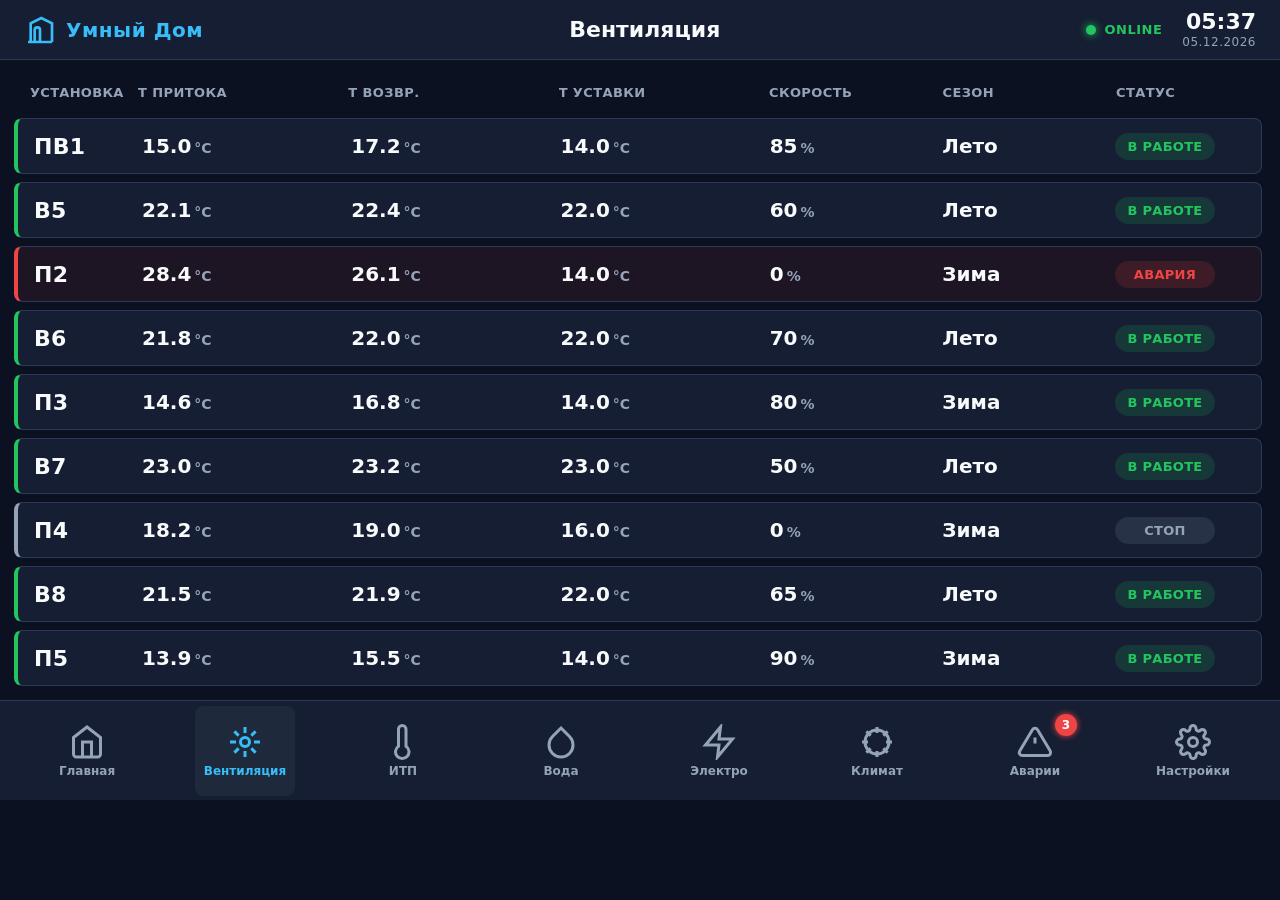
<file: index.html>
<!DOCTYPE html>
<html lang="ru">
<head>
    <meta charset="UTF-8">
    <meta name="viewport" content="width=1280, height=800, initial-scale=1.0, user-scalable=no">
    <title>BMS Panel — Управление инженерными системами</title>
    <link rel="stylesheet" href="styles.css">
</head>
<body>
    <div id="app">
        <header class="panel-header">
            <div class="header-left">
                <div class="logo">
                    <svg viewBox="0 0 24 24" width="32" height="32" fill="none" stroke="currentColor" stroke-width="2"><path d="M3 21h18M5 21V7l8-4 8 4v14M8 21v-9a2 2 0 0 1 4 0v9"/></svg>
                    <span>Умный Дом</span>
                </div>
            </div>
            <div class="header-center">
                <h1 id="screen-title">Вентиляция</h1>
            </div>
            <div class="header-right">
                <div class="status-badge" id="conn-status">
                    <span class="dot online"></span> ONLINE
                </div>
                <div class="datetime">
                    <div id="clock">12:00</div>
                    <div id="date">01.01.2025</div>
                </div>
            </div>
        </header>

        <main id="main-content" class="main-content"></main>

        <nav class="bottom-nav" id="bottom-nav">
            <button class="nav-btn" data-screen="dashboard">
                <svg viewBox="0 0 24 24" width="36" height="36" fill="none" stroke="currentColor" stroke-width="2"><path d="M3 9l9-7 9 7v11a2 2 0 0 1-2 2H5a2 2 0 0 1-2-2z"/><polyline points="9 22 9 12 15 12 15 22"/></svg>
                <span>Главная</span>
            </button>
            <button class="nav-btn active" data-screen="ventilation">
                <svg viewBox="0 0 24 24" width="36" height="36" fill="none" stroke="currentColor" stroke-width="2"><circle cx="12" cy="12" r="3"/><path d="M12 2v4M12 18v4M4.93 4.93l2.83 2.83M16.24 16.24l2.83 2.83M2 12h4M18 12h4M4.93 19.07l2.83-2.83M16.24 7.76l2.83-2.83"/></svg>
                <span>Вентиляция</span>
            </button>
            <button class="nav-btn" data-screen="itp">
                <svg viewBox="0 0 24 24" width="36" height="36" fill="none" stroke="currentColor" stroke-width="2"><path d="M14 14.76V3.5a2.5 2.5 0 0 0-5 0v11.26a4.5 4.5 0 1 0 5 0z"/></svg>
                <span>ИТП</span>
            </button>
            <button class="nav-btn" data-screen="water">
                <svg viewBox="0 0 24 24" width="36" height="36" fill="none" stroke="currentColor" stroke-width="2"><path d="M12 2.69l5.66 5.66a8 8 0 1 1-11.31 0z"/></svg>
                <span>Вода</span>
            </button>
            <button class="nav-btn" data-screen="electric">
                <svg viewBox="0 0 24 24" width="36" height="36" fill="none" stroke="currentColor" stroke-width="2"><polygon points="13 2 3 14 12 14 11 22 21 10 12 10 13 2"/></svg>
                <span>Электро</span>
            </button>
            <button class="nav-btn" data-screen="climate">
                <svg viewBox="0 0 24 24" width="36" height="36" fill="none" stroke="currentColor" stroke-width="2"><path d="M12 2v4M12 18v4M4.93 4.93l2.83 2.83M16.24 16.24l2.83 2.83M2 12h4M18 12h4M4.93 19.07l2.83-2.83M16.24 7.76l2.83-2.83"/><path d="M20 12a8 8 0 1 1-16 0 8 8 0 0 1 16 0z"/></svg>
                <span>Климат</span>
            </button>
            <button class="nav-btn" data-screen="alarms">
                <svg viewBox="0 0 24 24" width="36" height="36" fill="none" stroke="currentColor" stroke-width="2"><path d="M10.29 3.86L1.82 18a2 2 0 0 0 1.71 3h16.94a2 2 0 0 0 1.71-3L13.71 3.86a2 2 0 0 0-3.42 0z"/><line x1="12" y1="9" x2="12" y2="13"/><line x1="12" y1="17" x2="12.01" y2="17"/></svg>
                <span>Аварии</span>
                <span class="alarm-badge" id="nav-alarm-badge">0</span>
            </button>
            <button class="nav-btn" data-screen="settings">
                <svg viewBox="0 0 24 24" width="36" height="36" fill="none" stroke="currentColor" stroke-width="2"><circle cx="12" cy="12" r="3"/><path d="M19.4 15a1.65 1.65 0 0 0 .33 1.82l.06.06a2 2 0 0 1 0 2.83 2 2 0 0 1-2.83 0l-.06-.06a1.65 1.65 0 0 0-1.82-.33 1.65 1.65 0 0 0-1 1.51V21a2 2 0 0 1-2 2 2 2 0 0 1-2-2v-.09A1.65 1.65 0 0 0 9 19.4a1.65 1.65 0 0 0-1.82.33l-.06.06a2 2 0 0 1-2.83 0 2 2 0 0 1 0-2.83l.06-.06a1.65 1.65 0 0 0 .33-1.82 1.65 1.65 0 0 0-1.51-1H3a2 2 0 0 1-2-2 2 2 0 0 1 2-2h.09A1.65 1.65 0 0 0 4.6 9a1.65 1.65 0 0 0-.33-1.82l-.06-.06a2 2 0 0 1 0-2.83 2 2 0 0 1 2.83 0l.06.06a1.65 1.65 0 0 0 1.82.33H9a1.65 1.65 0 0 0 1-1.51V3a2 2 0 0 1 2-2 2 2 0 0 1 2 2v.09a1.65 1.65 0 0 0 1 1.51 1.65 1.65 0 0 0 1.82-.33l.06-.06a2 2 0 0 1 2.83 0 2 2 0 0 1 0 2.83l-.06.06a1.65 1.65 0 0 0-.33 1.82V9a1.65 1.65 0 0 0 1.51 1H21a2 2 0 0 1 2 2 2 2 0 0 1-2 2h-.09a1.65 1.65 0 0 0-1.51 1z"/></svg>
                <span>Настройки</span>
            </button>
        </nav>
    </div>

    <script src="app.js"></script>
</body>
</html>
</file>
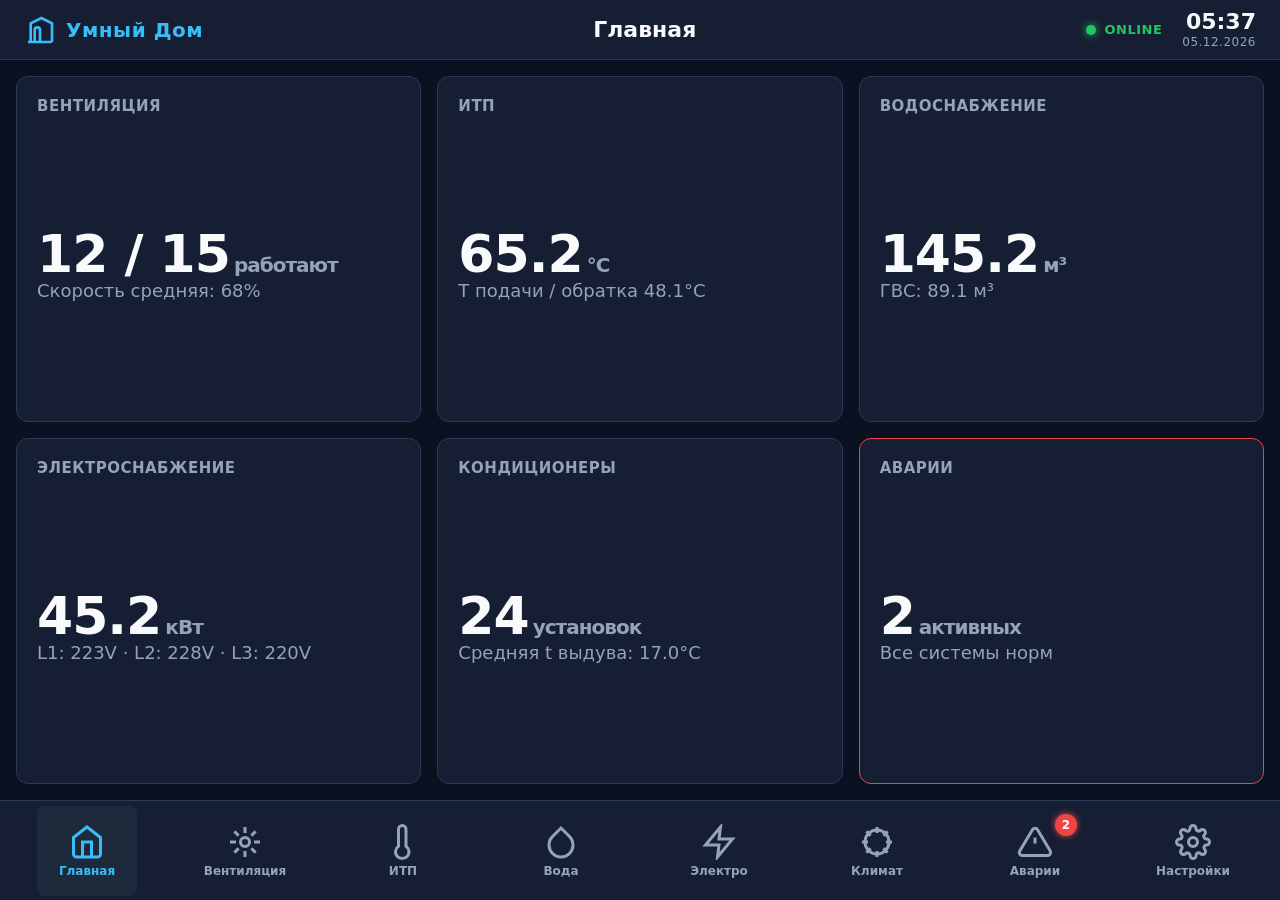
<file: ExampleKiMi/index.html>
<!DOCTYPE html>
<html lang="ru">
<head>
    <meta charset="UTF-8">
    <meta name="viewport" content="width=device-width, initial-scale=1.0, user-scalable=no">
    <title>BMS Panel — Управление инженерными системами</title>
    <link rel="stylesheet" href="styles.css">
</head>
<body>
    <div id="app">
        <header class="panel-header">
            <div class="header-left">
                <div class="logo">
                    <svg viewBox="0 0 24 24" width="32" height="32" fill="none" stroke="currentColor" stroke-width="2"><path d="M3 21h18M5 21V7l8-4 8 4v14M8 21v-9a2 2 0 0 1 4 0v9"/></svg>
                    <span>Умный Дом</span>
                </div>
            </div>
            <div class="header-center">
                <h1 id="screen-title">Главная</h1>
            </div>
            <div class="header-right">
                <div class="status-badge" id="conn-status">
                    <span class="dot online"></span> ONLINE
                </div>
                <div class="datetime">
                    <div id="clock">12:00</div>
                    <div id="date">01.01.2025</div>
                </div>
            </div>
        </header>

        <main id="main-content" class="main-content"></main>

        <nav class="bottom-nav" id="bottom-nav">
            <button class="nav-btn active" data-screen="dashboard">
                <svg viewBox="0 0 24 24" width="36" height="36" fill="none" stroke="currentColor" stroke-width="2"><path d="M3 9l9-7 9 7v11a2 2 0 0 1-2 2H5a2 2 0 0 1-2-2z"/><polyline points="9 22 9 12 15 12 15 22"/></svg>
                <span>Главная</span>
            </button>
            <button class="nav-btn" data-screen="ventilation">
                <svg viewBox="0 0 24 24" width="36" height="36" fill="none" stroke="currentColor" stroke-width="2"><circle cx="12" cy="12" r="3"/><path d="M12 2v4M12 18v4M4.93 4.93l2.83 2.83M16.24 16.24l2.83 2.83M2 12h4M18 12h4M4.93 19.07l2.83-2.83M16.24 7.76l2.83-2.83"/></svg>
                <span>Вентиляция</span>
            </button>
            <button class="nav-btn" data-screen="itp">
                <svg viewBox="0 0 24 24" width="36" height="36" fill="none" stroke="currentColor" stroke-width="2"><path d="M14 14.76V3.5a2.5 2.5 0 0 0-5 0v11.26a4.5 4.5 0 1 0 5 0z"/></svg>
                <span>ИТП</span>
            </button>
            <button class="nav-btn" data-screen="water">
                <svg viewBox="0 0 24 24" width="36" height="36" fill="none" stroke="currentColor" stroke-width="2"><path d="M12 2.69l5.66 5.66a8 8 0 1 1-11.31 0z"/></svg>
                <span>Вода</span>
            </button>
            <button class="nav-btn" data-screen="electric">
                <svg viewBox="0 0 24 24" width="36" height="36" fill="none" stroke="currentColor" stroke-width="2"><polygon points="13 2 3 14 12 14 11 22 21 10 12 10 13 2"/></svg>
                <span>Электро</span>
            </button>
            <button class="nav-btn" data-screen="climate">
                <svg viewBox="0 0 24 24" width="36" height="36" fill="none" stroke="currentColor" stroke-width="2"><path d="M12 2v4M12 18v4M4.93 4.93l2.83 2.83M16.24 16.24l2.83 2.83M2 12h4M18 12h4M4.93 19.07l2.83-2.83M16.24 7.76l2.83-2.83"/><path d="M20 12a8 8 0 1 1-16 0 8 8 0 0 1 16 0z"/></svg>
                <span>Климат</span>
            </button>
            <button class="nav-btn" data-screen="alarms">
                <svg viewBox="0 0 24 24" width="36" height="36" fill="none" stroke="currentColor" stroke-width="2"><path d="M10.29 3.86L1.82 18a2 2 0 0 0 1.71 3h16.94a2 2 0 0 0 1.71-3L13.71 3.86a2 2 0 0 0-3.42 0z"/><line x1="12" y1="9" x2="12" y2="13"/><line x1="12" y1="17" x2="12.01" y2="17"/></svg>
                <span>Аварии</span>
                <span class="alarm-badge" id="nav-alarm-badge">2</span>
            </button>
            <button class="nav-btn" data-screen="settings">
                <svg viewBox="0 0 24 24" width="36" height="36" fill="none" stroke="currentColor" stroke-width="2"><circle cx="12" cy="12" r="3"/><path d="M19.4 15a1.65 1.65 0 0 0 .33 1.82l.06.06a2 2 0 0 1 0 2.83 2 2 0 0 1-2.83 0l-.06-.06a1.65 1.65 0 0 0-1.82-.33 1.65 1.65 0 0 0-1 1.51V21a2 2 0 0 1-2 2 2 2 0 0 1-2-2v-.09A1.65 1.65 0 0 0 9 19.4a1.65 1.65 0 0 0-1.82.33l-.06.06a2 2 0 0 1-2.83 0 2 2 0 0 1 0-2.83l.06-.06a1.65 1.65 0 0 0 .33-1.82 1.65 1.65 0 0 0-1.51-1H3a2 2 0 0 1-2-2 2 2 0 0 1 2-2h.09A1.65 1.65 0 0 0 4.6 9a1.65 1.65 0 0 0-.33-1.82l-.06-.06a2 2 0 0 1 0-2.83 2 2 0 0 1 2.83 0l.06.06a1.65 1.65 0 0 0 1.82.33H9a1.65 1.65 0 0 0 1-1.51V3a2 2 0 0 1 2-2 2 2 0 0 1 2 2v.09a1.65 1.65 0 0 0 1 1.51 1.65 1.65 0 0 0 1.82-.33l.06-.06a2 2 0 0 1 2.83 0 2 2 0 0 1 0 2.83l-.06.06a1.65 1.65 0 0 0-.33 1.82V9a1.65 1.65 0 0 0 1.51 1H21a2 2 0 0 1 2 2 2 2 0 0 1-2 2h-.09a1.65 1.65 0 0 0-1.51 1z"/></svg>
                <span>Настройки</span>
            </button>
        </nav>
    </div>

    <script src="app.js"></script>
</body>
</html>
</file>
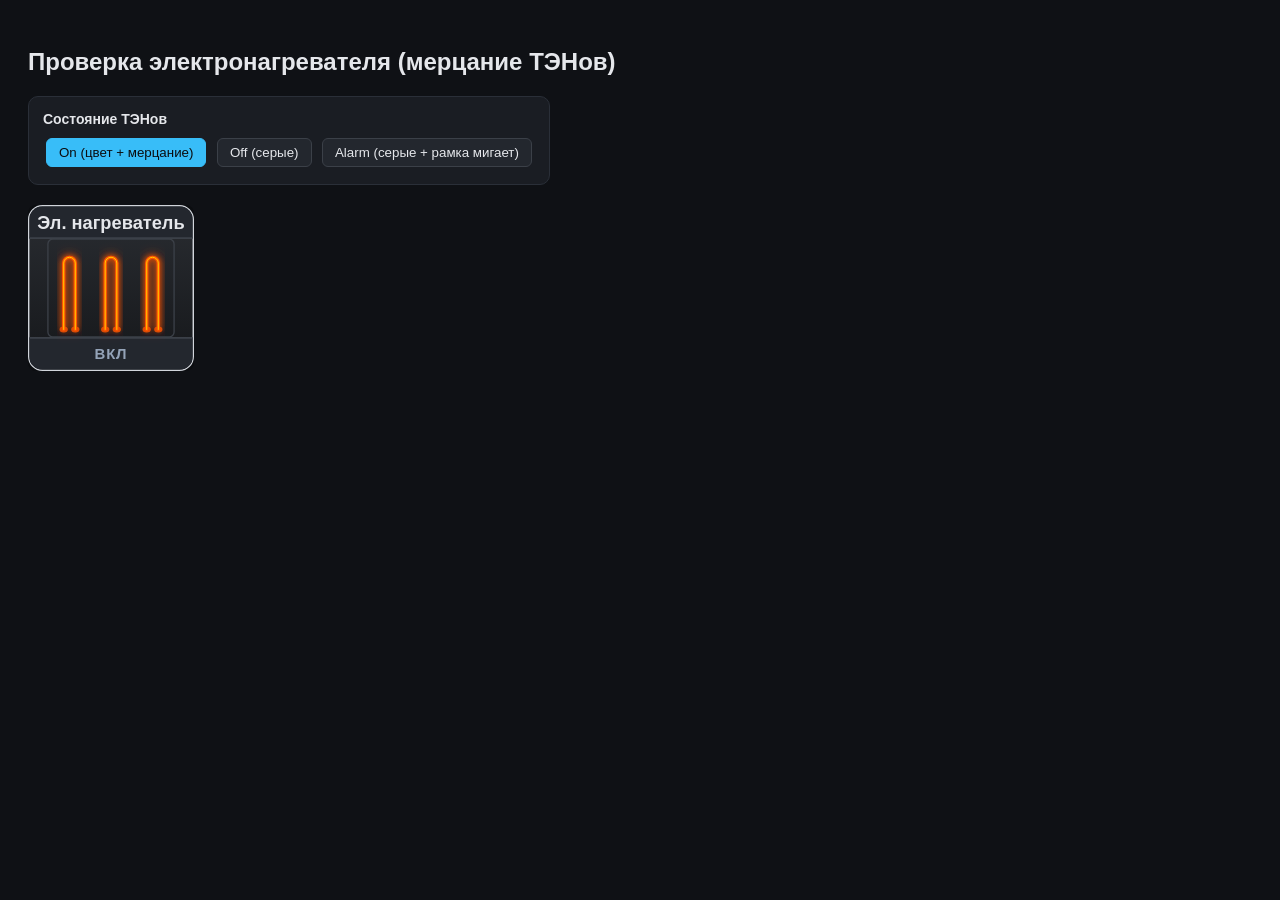
<file: SVG/Vent Elements/_test_electric_heater_scada.html>
<!DOCTYPE html>
<html lang="ru">
<head>
<meta charset="UTF-8">
<title>Test electric_heater_scada</title>
<style>
  body { background:#0f1115; color:#e5e7eb; font-family:Segoe UI,Arial,sans-serif; padding:20px; }
  .row { display:flex; gap:20px; align-items:flex-start; flex-wrap:wrap; }
  .card { background:#1a1d23; border:1px solid #2a2f38; border-radius:10px; padding:14px; }
  .card h3 { margin:0 0 8px; font-size:14px; }
  svg { width:166px; height:166px; background:#0b0d10; border-radius:8px; }
  button { margin:3px; padding:6px 12px; border-radius:6px; border:1px solid #3b4048; background:#23272e; color:#e5e7eb; cursor:pointer; }
  button.active { background:#38bdf8; color:#0b0d10; border-color:#38bdf8; }
</style>
</head>
<body>
<h2>Проверка электронагревателя (мерцание ТЭНов)</h2>
<div class="row">
  <div class="card">
    <h3>Состояние ТЭНов</h3>
    <button data-state="On" class="active">On (цвет + мерцание)</button>
    <button data-state="Off">Off (серые)</button>
    <button data-state="Alarm">Alarm (серые + рамка мигает)</button>
  </div>
</div>
<div id="stage" style="margin-top:20px;"></div>

<script>
  const svgText = `<?xml version="1.0" encoding="UTF-8"?>
<svg
  xmlns="http://www.w3.org/2000/svg"
  xmlns:xlink="http://www.w3.org/1999/xlink"
  width="166.6667"
  height="166.6667"
  viewBox="0 0 100 100"
  id="svg-electric-heater-scada">
  <defs>
    <clipPath id="ehs_tile_clip">
      <rect x="0.75" y="0.75" width="98.5" height="98.5" rx="8" ry="8"/>
    </clipPath>

    <!-- Свечение для нагревательных элементов (адаптировано под 100x100) -->
    <filter id="glow-orange" x="-50%" y="-50%" width="200%" height="200%">
      <feGaussianBlur stdDeviation="1.5" result="blur1"/>
      <feGaussianBlur stdDeviation="3" result="blur2"/>
      <feMerge>
        <feMergeNode in="blur2"/>
        <feMergeNode in="blur1"/>
        <feMergeNode in="SourceGraphic"/>
      </feMerge>
    </filter>

    <!-- Свечение для зелёного текста ВКЛ -->
    <filter id="glow-green" x="-30%" y="-30%" width="160%" height="160%">
      <feGaussianBlur stdDeviation="1" result="blur"/>
      <feMerge>
        <feMergeNode in="blur"/>
        <feMergeNode in="SourceGraphic"/>
      </feMerge>
    </filter>

    <!-- Градиент фона центральной части -->
    <linearGradient id="inner-bg" x1="0" y1="0" x2="0" y2="1">
      <stop offset="0%" stop-color="#2a2d32"/>
      <stop offset="100%" stop-color="#15171a"/>
    </linearGradient>
  </defs>

  <style type="text/css"><![CDATA[
    /* ===== Состояние ТЭНов: On / Off / Alarm ===== */
    /* On — цветной + заметное мерцание (только в этом режиме) */
    #heater_state.On .ten-glow {
      stroke: #ff5500;
      animation: heat_flicker 3.5s ease-in-out infinite;
    }
    #heater_state.On .ten-core {
      stroke: #ffcc00;
      animation: heat_flicker 3.5s ease-in-out infinite;
    }
    #heater_state.On .ten-port { fill: #ffffff; }
    /* Off — серый оттенок, без мерцания */
    #heater_state.Off .ten-glow { stroke: #6b7280; animation: none; }
    #heater_state.Off .ten-core { stroke: #9ca3af; animation: none; }
    #heater_state.Off .ten-port { fill: #9ca3af; }
    /* Alarm — серый оттенок, без мерцания, рамка мигает красным */
    #heater_state.Alarm .ten-glow { stroke: #6b7280; animation: none; }
    #heater_state.Alarm .ten-core { stroke: #9ca3af; animation: none; }
    #heater_state.Alarm .ten-port { fill: #9ca3af; }
    #electric_heater_scada.Alarm #frame_border {
      stroke: #ef4444;
      animation: alarm_blink 1s linear infinite;
    }

    /* Мягкое мерцание раскалённой нити: лёгкие неравномерные вспышки */
    @keyframes heat_flicker {
      0%, 100% { opacity: 1; }
      15%      { opacity: 0.78; }
      30%      { opacity: 0.95; }
      45%      { opacity: 0.85; }
      60%      { opacity: 1; }
      75%      { opacity: 0.72; }
      90%      { opacity: 0.92; }
    }
    @keyframes alarm_blink {
      0%, 100% { opacity: 1; }
      50%      { opacity: 0.15; }
    }
  ]]></style>

  <g id="electric_heater_scada" class="Normal">

    <!-- Рамка; внешний габарит ровно 100x100 в viewBox -->
    <rect id="frame_border"
      x="0.75" y="0.75" width="98.5" height="98.5"
      rx="8" ry="8"
      fill="none"
      stroke="#d1d5db"
      stroke-width="1.5"/>

    <g clip-path="url(#ehs_tile_clip)">

      <!-- Фон центральной части с градиентом -->
      <rect id="mid_band" x="0.75" y="0.75" width="98.5" height="98.5" fill="url(#inner-bg)"/>

      <!-- Фон заголовка (верхняя зона) -->
      <rect id="top_band" x="0.75" y="0.75" width="98.5" height="19.25" fill="#23272e"/>
      <line id="top_sep" x1="0.75" y1="20" x2="99.25" y2="20" stroke="#3b4048" stroke-width="1"/>

      <!-- Фон нижней зоны (текст состояния) -->
      <rect id="bottom_band" x="0.75" y="80" width="98.5" height="19.25" fill="#23272e"/>
      <line id="bottom_sep" x1="0.75" y1="80" x2="99.25" y2="80" stroke="#3b4048" stroke-width="1"/>

      <!-- Три нагревательных элемента (ТЭНы) - равномерно по горизонтали.
           Нарисованы напрямую (без <use>), чтобы CSS-анимация мерцания
           гарантированно работала в любом браузере. -->
      <g id="heater_state" class="On">
        <g id="heater_elements" fill="#ff5500" stroke="#ff5500" stroke-width="2">
          <!-- ТЭН 1 -->
          <g transform="translate(9,5)">
            <ellipse class="ten-port" cx="12.5" cy="70" rx="1.5" ry="0.8" fill="#ffffff" opacity="0.8"/>
            <ellipse class="ten-port" cx="19.5" cy="70" rx="1.5" ry="0.8" fill="#ffffff" opacity="0.8"/>
            <path class="ten-glow" d="M 12.5 70 L 12.5 30 A 3.5 3.5 0 0 1 19.5 30 L 19.5 70"
                  fill="none" stroke="#ff5500" stroke-width="2" stroke-linecap="round"
                  filter="url(#glow-orange)"/>
            <path class="ten-core" d="M 12.5 70 L 12.5 30 A 3.5 3.5 0 0 1 19.5 30 L 19.5 70"
                  fill="none" stroke="#ffcc00" stroke-width="0.6" stroke-linecap="round"/>
          </g>
          <!-- ТЭН 2 -->
          <g transform="translate(34,5)">
            <ellipse class="ten-port" cx="12.5" cy="70" rx="1.5" ry="0.8" fill="#ffffff" opacity="0.8"/>
            <ellipse class="ten-port" cx="19.5" cy="70" rx="1.5" ry="0.8" fill="#ffffff" opacity="0.8"/>
            <path class="ten-glow" d="M 12.5 70 L 12.5 30 A 3.5 3.5 0 0 1 19.5 30 L 19.5 70"
                  fill="none" stroke="#ff5500" stroke-width="2" stroke-linecap="round"
                  filter="url(#glow-orange)"/>
            <path class="ten-core" d="M 12.5 70 L 12.5 30 A 3.5 3.5 0 0 1 19.5 30 L 19.5 70"
                  fill="none" stroke="#ffcc00" stroke-width="0.6" stroke-linecap="round"/>
          </g>
          <!-- ТЭН 3 -->
          <g transform="translate(59,5)">
            <ellipse class="ten-port" cx="12.5" cy="70" rx="1.5" ry="0.8" fill="#ffffff" opacity="0.8"/>
            <ellipse class="ten-port" cx="19.5" cy="70" rx="1.5" ry="0.8" fill="#ffffff" opacity="0.8"/>
            <path class="ten-glow" d="M 12.5 70 L 12.5 30 A 3.5 3.5 0 0 1 19.5 30 L 19.5 70"
                  fill="none" stroke="#ff5500" stroke-width="2" stroke-linecap="round"
                  filter="url(#glow-orange)"/>
            <path class="ten-core" d="M 12.5 70 L 12.5 30 A 3.5 3.5 0 0 1 19.5 30 L 19.5 70"
                  fill="none" stroke="#ffcc00" stroke-width="0.6" stroke-linecap="round"/>
          </g>
        </g>
      </g>

      <!-- Рамочка вокруг зоны нагрева (визуально отделяет элемент) -->
      <rect x="12" y="20.5" width="76" height="59"
        fill="none" stroke="#3b4048" stroke-width="0.8" rx="3" ry="3"/>
    </g>

    <!-- Заголовок: название / параметр -->
    <text id="pos_value"
      x="50" y="14.5"
      visibility="visible"
      text-anchor="middle"
      font-family="Segoe UI, Arial, sans-serif"
      font-size="11"
      font-weight="700"
      fill="#e5e7eb">&#x42D;&#x43B;. &#x43D;&#x430;&#x433;&#x440;&#x435;&#x432;&#x430;&#x442;&#x435;&#x43B;&#x44C;</text>

    <!-- Нижняя зона: текст состояния -->
    <text id="status_text"
      x="50" y="93"
      text-anchor="middle"
      font-family="Segoe UI, Arial, sans-serif"
      font-size="9"
      font-weight="700"
      letter-spacing="0.5"
      fill="#94a3b8">&#x412;&#x41A;&#x41B;</text>
  </g>
</svg>
`;
  const stage = document.getElementById('stage');
  stage.innerHTML = svgText;
  const heaterState = document.getElementById('heater_state');
  const root = document.getElementById('electric_heater_scada');

  document.querySelectorAll('[data-state]').forEach(b => {
    b.onclick = () => {
      document.querySelectorAll('[data-state]').forEach(x => x.classList.remove('active'));
      b.classList.add('active');
      const s = b.dataset.state;
      heaterState.setAttribute('class', s);
      // Рамка мигает красным только в состоянии Alarm
      root.setAttribute('class', s === 'Alarm' ? 'Alarm' : 'Normal');
    };
  });
</script>
</body>
</html>
</file>
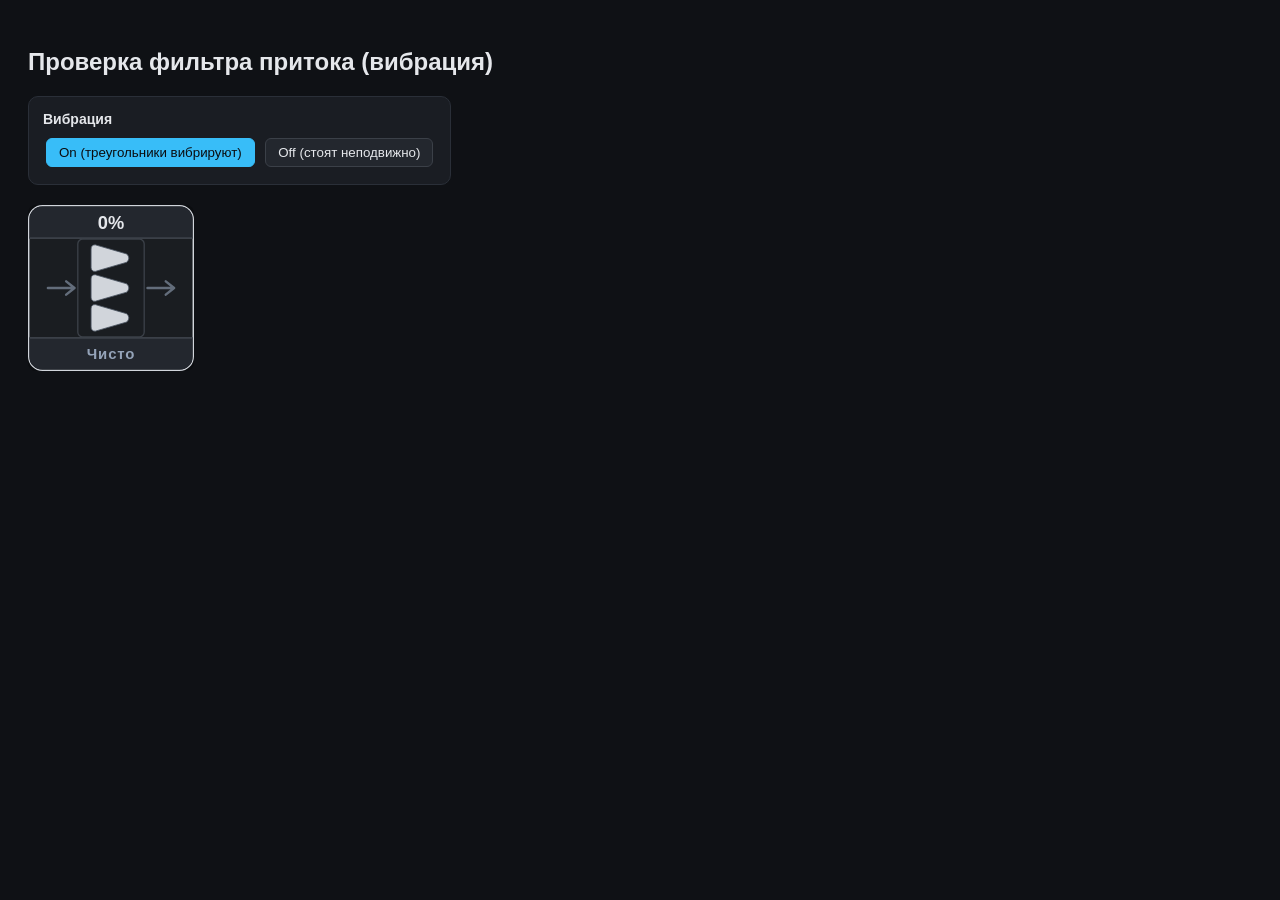
<file: SVG/Vent Elements/_test_filter_pritok_scada.html>
<!DOCTYPE html>
<html lang="ru">
<head>
<meta charset="UTF-8">
<title>Test filter_pritok_scada</title>
<style>
  body { background:#0f1115; color:#e5e7eb; font-family:Segoe UI,Arial,sans-serif; padding:20px; }
  .row { display:flex; gap:20px; align-items:flex-start; flex-wrap:wrap; }
  .card { background:#1a1d23; border:1px solid #2a2f38; border-radius:10px; padding:14px; }
  .card h3 { margin:0 0 8px; font-size:14px; }
  svg { width:166px; height:166px; background:#0b0d10; border-radius:8px; }
  button { margin:3px; padding:6px 12px; border-radius:6px; border:1px solid #3b4048; background:#23272e; color:#e5e7eb; cursor:pointer; }
  button.active { background:#38bdf8; color:#0b0d10; border-color:#38bdf8; }
</style>
</head>
<body>
<h2>Проверка фильтра притока (вибрация)</h2>
<div class="row">
  <div class="card">
    <h3>Вибрация</h3>
    <button data-vib="On" class="active">On (треугольники вибрируют)</button>
    <button data-vib="Off">Off (стоят неподвижно)</button>
  </div>
</div>
<div id="stage" style="margin-top:20px;"></div>

<script>
  const svgText = `<?xml version="1.0" encoding="UTF-8"?>
<svg
  xmlns="http://www.w3.org/2000/svg"
  xmlns:xlink="http://www.w3.org/1999/xlink"
  width="166.6667"
  height="166.6667"
  viewBox="0 0 100 100"
  id="svg-filter-pritok-scada">
  <defs>
    <clipPath id="fps_tile_clip">
      <rect x="0.75" y="0.75" width="98.5" height="98.5" rx="8" ry="8"/>
    </clipPath>

    <!-- Прототип треугольного фильтрующего элемента (увеличен в 2 раза, со скруглёнными углами).
         Центр в (0,0), основание по вертикали, вершина вправо (поток ->).
         Высота треугольника = 24, основание = 16. Радиус скругления = 2.5. -->
    <g id="filter_triangle_proto">
      <path d="M-12,-5.5 Q-12,-8 -9.5,-8 L9.5,-2.5 Q12,0 9.5,2.5 L-9.5,8 Q-12,8 -12,5.5 Z"
        stroke="#4b5563" stroke-width="0.5" stroke-linejoin="round"/>
    </g>

    <!-- Стрелка направления потока (для индикации) -->
    <g id="flow_arrow_proto">
      <path d="M-8,0 L8,0 M3,-4 L8,0 L3,4" fill="none" stroke="#94a3b8" stroke-width="1.5" stroke-linecap="round" stroke-linejoin="round"/>
    </g>
  </defs>

  <style type="text/css"><![CDATA[
    /* ===== Вибрация фильтрующих элементов =====
       Параметр "Вибрация" (#vibration class On/Off).
       Верхний и нижний треугольники качаются синхронно,
       средний - в противофазе.
       Центр вращения - середина левой (вертикальной) стороны
       треугольника. Ось вращения (локальный 0,0 анимируемой
       группы) совпадает с левой стороной, а сам треугольник
       смещён на +12 по X, чтобы его центр оставался в (50,y). */
    #vibration.On .tri_vib {
      animation: tri_vibrate 1.2s ease-in-out infinite;
    }
    #vibration.On .tri_vib_anti {
      animation-direction: reverse;
    }
    #vibration.Off .tri_vib {
      animation: none;
    }
    @keyframes tri_vibrate {
      0%   { transform: rotate(0deg); }
      25%  { transform: rotate(2.5deg); }
      75%  { transform: rotate(-2.5deg); }
      100% { transform: rotate(0deg); }
    }
  ]]></style>

  <g id="filter_pritok_scada">

    <!-- Рамка; внешний габарит ровно 100x100 в viewBox -->
    <rect id="frame_border"
      x="0.75" y="0.75" width="98.5" height="98.5"
      rx="8" ry="8"
      fill="none"
      stroke="#d1d5db"
      stroke-width="1.5"/>

    <g clip-path="url(#fps_tile_clip)">

      <!-- Фон центральной части (перекрывается полосами сверху/снизу) -->
      <rect id="mid_band" x="0.75" y="0.75" width="98.5" height="98.5" fill="#1a1d21"/>

      <!-- Фон заголовка (верхняя зона, процент загрязнения) -->
      <rect id="top_band" x="0.75" y="0.75" width="98.5" height="19.25" fill="#23272e"/>
      <line id="top_sep" x1="0.75" y1="20" x2="99.25" y2="20" stroke="#3b4048" stroke-width="1"/>

      <!-- Фон нижней зоны (текст состояния) -->
      <rect id="bottom_band" x="0.75" y="80" width="98.5" height="19.25" fill="#23272e"/>
      <line id="bottom_sep" x1="0.75" y1="80" x2="99.25" y2="80" stroke="#3b4048" stroke-width="1"/>

      <!-- Стрелки направления потока (слева направо) -->
      <g id="flow_arrows" fill="none" stroke="#94a3b8" stroke-width="1.2" opacity="0.6">
        <use xlink:href="#flow_arrow_proto" transform="translate(20,50)"/>
        <use xlink:href="#flow_arrow_proto" transform="translate(80,50)"/>
      </g>

      <!-- Фильтрующие элементы: 3 треугольника в центре центральной зоны (y=20..80).
           Центр в (50,50), треугольники увеличены в 2 раза (высота 24).
           Позиции: y=32, 50, 68 (верх/центр/низ внутри зоны с отступом 12).
           Базовый цвет задаётся на группе #filter_media (меняется через параметр FilterMediaColor).
           Вибрация управляется группой #vibration (class On/Off):
             - верхний и нижний треугольники качаются синхронно;
             - средний - в противофазе (класс tri_vib_anti);
             - центр вращения - середина левой стороны: ось (0,0)
               анимируемой группы стоит в (38,y), а треугольник
               смещён на +12 по X, чтобы его центр был в (50,y). -->
      <g id="filter_media" fill="#d1d5db" stroke="#4b5563" stroke-width="0.5">
        <g id="vibration" class="On">
          <g transform="translate(38,32)">
            <g class="tri_vib">
              <use id="tri_1" xlink:href="#filter_triangle_proto" transform="translate(12,0)"/>
            </g>
          </g>
          <g transform="translate(38,50)">
            <g class="tri_vib tri_vib_anti">
              <use id="tri_2" xlink:href="#filter_triangle_proto" transform="translate(12,0)"/>
            </g>
          </g>
          <g transform="translate(38,68)">
            <g class="tri_vib">
              <use id="tri_3" xlink:href="#filter_triangle_proto" transform="translate(12,0)"/>
            </g>
          </g>
        </g>
      </g>

      <!-- Рамочка вокруг фильтрующей зоны (внутри центральной зоны y=20..80, с запасом для больших треугольников) -->
      <rect x="30" y="20.5" width="40" height="59"
        fill="none" stroke="#3b4048" stroke-width="0.8" rx="3" ry="3"/>
    </g>

    <!-- Заголовок: процент загрязнения фильтра.
         Видимость - атрибут visibility ("visible" | "hidden"),
         цвет - атрибут fill -->
    <text id="pos_value"
      x="50" y="14.5"
      visibility="visible"
      text-anchor="middle"
      font-family="Segoe UI, Arial, sans-serif"
      font-size="11"
      font-weight="700"
      fill="#e5e7eb">0%</text>

    <!-- Нижняя зона: текст состояния, цвет - атрибут fill -->
    <text id="status_text"
      x="50" y="93"
      text-anchor="middle"
      font-family="Segoe UI, Arial, sans-serif"
      font-size="9"
      font-weight="700"
      letter-spacing="0.5"
      fill="#94a3b8">&#x427;&#x438;&#x441;&#x442;&#x43E;</text>
  </g>
</svg>
`;
  const stage = document.getElementById('stage');
  stage.innerHTML = svgText;
  const vibration = document.getElementById('vibration');

  document.querySelectorAll('[data-vib]').forEach(b => {
    b.onclick = () => {
      document.querySelectorAll('[data-vib]').forEach(x => x.classList.remove('active'));
      b.classList.add('active');
      vibration.setAttribute('class', b.dataset.vib);
    };
  });
</script>
</body>
</html>
</file>
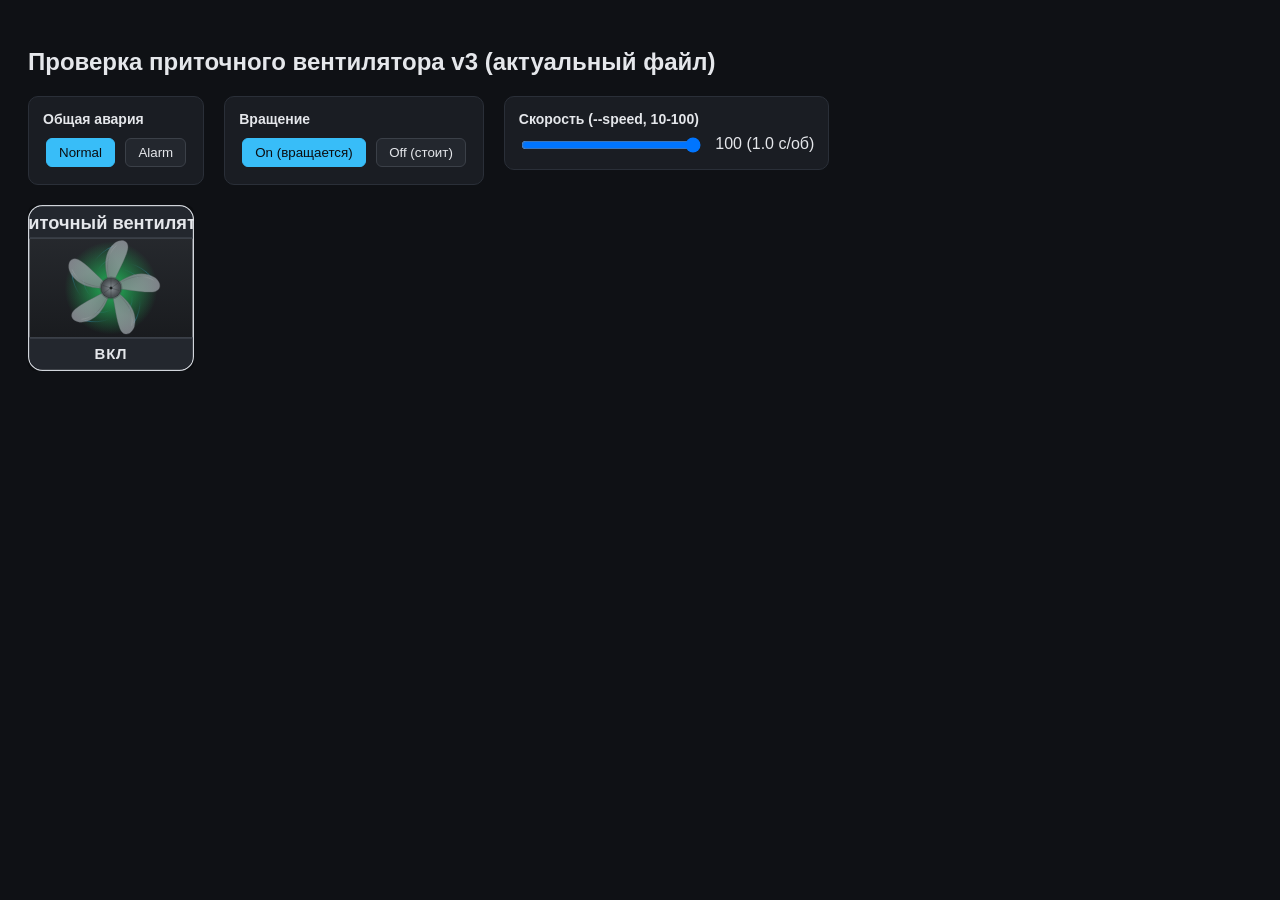
<file: SVG/Vent Elements/_test_pritok_ventilyator_scada_v3.html>
<!DOCTYPE html>
<html lang="ru">
<head>
<meta charset="UTF-8">
<title>Test pritok_ventilyator_scada_v3</title>
<style>
  body { background:#0f1115; color:#e5e7eb; font-family:Segoe UI,Arial,sans-serif; padding:20px; }
  .row { display:flex; gap:20px; align-items:flex-start; flex-wrap:wrap; }
  .card { background:#1a1d23; border:1px solid #2a2f38; border-radius:10px; padding:14px; }
  .card h3 { margin:0 0 8px; font-size:14px; }
  svg { width:166px; height:166px; background:#0b0d10; border-radius:8px; }
  button { margin:3px; padding:6px 12px; border-radius:6px; border:1px solid #3b4048; background:#23272e; color:#e5e7eb; cursor:pointer; }
  button.active { background:#38bdf8; color:#0b0d10; border-color:#38bdf8; }
</style>
</head>
<body>
<h2>Проверка приточного вентилятора v3 (актуальный файл)</h2>
<div class="row">
  <div class="card">
    <h3>Общая авария</h3>
    <button data-alarm="Normal" class="active">Normal</button>
    <button data-alarm="Alarm">Alarm</button>
  </div>
  <div class="card">
    <h3>Вращение</h3>
    <button data-rot="On" class="active">On (вращается)</button>
    <button data-rot="Off">Off (стоит)</button>
  </div>
  <div class="card">
    <h3>Скорость (--speed, 10-100)</h3>
    <input type="range" id="speedSlider" min="10" max="100" value="100" style="width:180px; vertical-align:middle;">
    <span id="speedLabel" style="margin-left:8px;">100 (1 об/с)</span>
  </div>
</div>
<div id="stage" style="margin-top:20px;"></div>

<script>
  const svgText = `<?xml version="1.0" encoding="UTF-8"?>
<!--
  Приточный вентилятор (вариант 3) - элемент для MasterSCADA.
  Основа: template_scada.svg
  Пропеллер: 5 лопастей (полупрозрачный пластик) + четкие затухающие дуги ветра.

  ВАЖНО: файл адаптирован под импортёр MasterSCADA 4D.
  Убраны неподдерживаемые CSS-возможности (var(), calc(), transform-box,
  transform-origin: center), которые вызывали ошибку импорта
  "Object reference not set to an instance of an object".
  Вращение реализовано через CSS-анимацию с фиксированной длительностью
  и transform-origin: 0 0 (как в рабочем файле vodyanoy_nagrevatel.svg).

  Привязки (см. парный файл pritok_ventilyator_scada_v3.xml):
    #pos_value      Content     - текст верхней зоны (заголовок)
    #pos_value      visibility  - видимость текста заголовка
    #pos_value      fill        - цвет текста заголовка
    #status_text    Content     - текст нижней зоны
    #status_text    fill        - цвет текста нижней зоны
    #top_band       fill        - фон заголовка
    #mid_band       fill        - фон центральной части
    #bottom_band    fill        - фон нижней зоны
    #frame_border   stroke      - цвет рамки
    #pritok_ventilyator_scada_v3 class - общая авария (Normal/Alarm)
    #fan_state      class       - вращение (On/Off)

  Состояния:
    Normal + On  - рамка серая, свечение зелёное, вентилятор вращается.
    Normal + Off - рамка серая, свечение серое, вентилятор не вращается.
    Alarm        - рамка красная и мерцает (1 раз/сек), свечение красное и мерцает,
                   вентилятор не вращается (независимо от On/Off).
-->
<svg
  xmlns="http://www.w3.org/2000/svg"
  xmlns:xlink="http://www.w3.org/1999/xlink"
  width="166.6667"
  height="166.6667"
  viewBox="0 0 100 100"
  id="svg-pritok-ventilyator-scada-v3">
  <defs>
    <clipPath id="tpl_tile_clip">
      <rect x="0.75" y="0.75" width="98.5" height="98.5" rx="8" ry="8"/>
    </clipPath>

    <!-- Gradient фона центральной части -->
    <linearGradient id="inner-bg" x1="0" y1="0" x2="0" y2="1">
      <stop offset="0%" stop-color="#2a2d32"/>
      <stop offset="100%" stop-color="#15171a"/>
    </linearGradient>

    <!-- Зеленое свечение за пропеллером (работа) -->
    <radialGradient id="glow-green" cx="50%" cy="50%" r="50%">
      <stop offset="0%" stop-color="#22c55e" stop-opacity="0.9"/>
      <stop offset="50%" stop-color="#22c55e" stop-opacity="0.45"/>
      <stop offset="100%" stop-color="#22c55e" stop-opacity="0"/>
    </radialGradient>

    <!-- Серое свечение за пропеллером (выключено) - холодный серый, не сливается с лопастями -->
    <radialGradient id="glow-gray" cx="50%" cy="50%" r="50%">
      <stop offset="0%" stop-color="#64748b" stop-opacity="0.55"/>
      <stop offset="50%" stop-color="#64748b" stop-opacity="0.25"/>
      <stop offset="100%" stop-color="#64748b" stop-opacity="0"/>
    </radialGradient>

    <!-- Красное свечение за пропеллером (авария) -->
    <radialGradient id="glow-red" cx="50%" cy="50%" r="50%">
      <stop offset="0%" stop-color="#ef4444" stop-opacity="0.9"/>
      <stop offset="50%" stop-color="#ef4444" stop-opacity="0.45"/>
      <stop offset="100%" stop-color="#ef4444" stop-opacity="0"/>
    </radialGradient>

    <!-- Плавный градиент для объема лопастей (полупрозрачный серый пластик) -->
    <linearGradient id="blade-gradient" x1="0" y1="1" x2="0.8" y2="0">
      <stop offset="0%" stop-color="#73797e" stop-opacity="0.85" />
      <stop offset="60%" stop-color="#9aa1a6" stop-opacity="0.75" />
      <stop offset="100%" stop-color="#b0b7bd" stop-opacity="0.65" />
    </linearGradient>

    <!-- Мягкая тень по краю лопасти для легкого контраста -->
    <linearGradient id="blade-edge" x1="0" y1="0" x2="1" y2="0">
      <stop offset="0%" stop-color="#555a5e" stop-opacity="0.4" />
      <stop offset="100%" stop-color="#ffffff" stop-opacity="0.1" />
    </linearGradient>

    <!-- Градиент для центральной втулки -->
    <radialGradient id="center-gradient" cx="50%" cy="50%" r="50%">
      <stop offset="0%" stop-color="#8a9196" />
      <stop offset="75%" stop-color="#505559" />
      <stop offset="100%" stop-color="#3c4043" />
    </radialGradient>

    <!-- Градиент затухания ветра строго по дуге окружности -->
    <linearGradient id="arc-wind-fade" x1="1" y1="0.4" x2="0" y2="0.9">
      <stop offset="0%" stop-color="#38bdf8" stop-opacity="0.5" />
      <stop offset="30%" stop-color="#38bdf8" stop-opacity="0.25" />
      <stop offset="100%" stop-color="#38bdf8" stop-opacity="0.0" />
    </linearGradient>

    <!-- Шаблон одной изогнутой лопасти (центрирован в начале координат) -->
    <g id="blade">
      <!-- Основное тело лопасти с характерным саблевидным изгибом -->
      <path d="M 0 0 
               C -25 -60, -35 -130, 15 -170 
               C 45 -190, 75 -175, 60 -135 
               C 50 -100, 20 -50, 0 0 Z" 
            fill="url(#blade-gradient)" 
            stroke="#5c6165" 
            stroke-width="1.2" 
            stroke-linejoin="round" />
      <!-- Легкий внутренний блик вдоль изгиба -->
      <path d="M 0 -10 C -15 -60, -25 -120, 20 -160"
            fill="none"
            stroke="url(#blade-edge)"
            stroke-width="3"
            stroke-linecap="round" />
    </g>

    <!-- Шаблон затухающих дуг ветра (отдельно от лопасти, чтобы их можно было
         скрывать через CSS при остановке вращения) -->
    <g id="wind-arcs">
      <!-- Две дуговые полоски ветра, идущие от задней кромки по ходу вращения -->
      <!-- Внешняя длинная дуга (ближе к кончику лопасти) -->
      <path class="wind-arc" d="M 7 -157 A 161 161 0 0 0 -65 -97"
            fill="none"
            stroke="url(#arc-wind-fade)"
            stroke-width="2.5"
            stroke-linecap="round" />
      
      <!-- Внутренняя короткая дуга (ближе к центру) -->
      <path class="wind-arc" d="M -6 -108 A 110 110 0 0 0 -52 -65"
            fill="none"
            stroke="url(#arc-wind-fade)"
            stroke-width="1.8"
            stroke-linecap="round" />
    </g>
  </defs>

  <style type="text/css"><![CDATA[
    /* Точка вращения лопастей - центр пропеллера.
       Лопасти центрированы в начале координат, поэтому transform-origin: 0 0
       вращает вокруг центра (как в рабочем файле vodyanoy_nagrevatel.svg). */
    #fan-blades {
      transform-origin: 0 0;
    }

    /* --- Вращение: On / Off ---
       Скорость задается классом spd-10..spd-100 на #fan-blades
       (дискретные уровни, т.к. MasterSCADA не поддерживает var()/calc()):
         spd-100 -> 1s = 1 об/сек   (максимальная скорость)
         spd-10  -> 6s = 1 об/6 сек (минимальная скорость) */
    #fan_state.On #fan-blades.spd-100 { animation: spin 1s linear infinite; }
    #fan_state.On #fan-blades.spd-90  { animation: spin 1.5s linear infinite; }
    #fan_state.On #fan-blades.spd-80  { animation: spin 2s linear infinite; }
    #fan_state.On #fan-blades.spd-70  { animation: spin 2.5s linear infinite; }
    #fan_state.On #fan-blades.spd-60  { animation: spin 3s linear infinite; }
    #fan_state.On #fan-blades.spd-50  { animation: spin 3.5s linear infinite; }
    #fan_state.On #fan-blades.spd-40  { animation: spin 4s linear infinite; }
    #fan_state.On #fan-blades.spd-30  { animation: spin 4.5s linear infinite; }
    #fan_state.On #fan-blades.spd-20  { animation: spin 5s linear infinite; }
    #fan_state.On #fan-blades.spd-10  { animation: spin 6s linear infinite; }

    /* --- Следы ветра видны только при вращении (On) --- */
    #fan_state.Off .wind-arcs { display: none; }

    /* --- Цвет свечения по состоянию вращения --- */
    #fan_state.On #glow_circle { fill: url(#glow-green); }
    #fan_state.Off #glow_circle { fill: url(#glow-gray); }

    /* --- Общая авария: перекрывает вращение и свечение --- */
    #pritok_ventilyator_scada_v3.Alarm #fan_state.On #fan-blades { animation: none; }
    #pritok_ventilyator_scada_v3.Alarm .wind-arcs { display: none; }
    #pritok_ventilyator_scada_v3.Alarm #glow_circle {
      fill: url(#glow-red);
      animation: alarm_blink 1s linear infinite;
    }
    #pritok_ventilyator_scada_v3.Alarm #frame_border {
      stroke: #ef4444;
      animation: alarm_blink 1s linear infinite;
    }

    @keyframes spin {
      from { transform: rotate(0deg); }
      to   { transform: rotate(360deg); }
    }
    @keyframes alarm_blink {
      0%, 100% { opacity: 1; }
      50%      { opacity: 0.15; }
    }
  ]]></style>

  <g id="pritok_ventilyator_scada_v3" class="Normal">
    <!-- Рамка -->
    <rect id="frame_border"
      x="0.75" y="0.75" width="98.5" height="98.5"
      rx="8" ry="8"
      fill="none"
      stroke="#d1d5db"
      stroke-width="1.5"/>

    <g clip-path="url(#tpl_tile_clip)">
      <!-- Фон центральной части с градиентом -->
      <rect id="mid_band" x="0.75" y="0.75" width="98.5" height="98.5" fill="url(#inner-bg)"/>

      <!-- Фон заголовка -->
      <rect id="top_band" x="0.75" y="0.75" width="98.5" height="19.25" fill="#23272e"/>
      <line id="top_sep" x1="0.75" y1="20" x2="99.25" y2="20" stroke="#3b4048" stroke-width="1"/>

      <!-- Фон нижней зоны -->
      <rect id="bottom_band" x="0.75" y="80" width="98.5" height="19.25" fill="#23272e"/>
      <line id="bottom_sep" x1="0.75" y1="80" x2="99.25" y2="80" stroke="#3b4048" stroke-width="1"/>

      <!-- Центральная зона: пропеллер со свечением -->
      <g id="fan_state" class="On">
        <circle id="glow_circle" cx="50" cy="50" r="28" fill="url(#glow-green)"/>

        <!-- Пропеллер (5 лопастей), масштабирован под 100x100, вписан в y=20..80 -->
        <g transform="translate(50,50) scale(0.16)">
          <!-- Крыльчатка (5 лопастей) с вращением и правильными дугами ветра -->
          <g id="fan-blades" class="spd-100">
            <!-- Дуги ветра (скрываются при остановке вращения) -->
            <g class="wind-arcs">
              <use xlink:href="#wind-arcs" transform="rotate(0)" />
              <use xlink:href="#wind-arcs" transform="rotate(72)" />
              <use xlink:href="#wind-arcs" transform="rotate(144)" />
              <use xlink:href="#wind-arcs" transform="rotate(216)" />
              <use xlink:href="#wind-arcs" transform="rotate(288)" />
            </g>
            <!-- Лопасти -->
            <use xlink:href="#blade" transform="rotate(0)" />
            <use xlink:href="#blade" transform="rotate(72)" />
            <use xlink:href="#blade" transform="rotate(144)" />
            <use xlink:href="#blade" transform="rotate(216)" />
            <use xlink:href="#blade" transform="rotate(288)" />
          </g>

          <!-- Центральная крышка (втулка) -->
          <g id="center-hub">
            <!-- Внешнее полупрозрачное кольцо основания -->
            <circle cx="0" cy="0" r="42" fill="#484c50" fill-opacity="0.3" stroke="#484c50" stroke-width="1" />
            <!-- Основной круг втулки -->
            <circle cx="0" cy="0" r="38" fill="url(#center-gradient)" stroke="#2b2e30" stroke-width="1.5" />
            <!-- Внутреннее ребро жесткости -->
            <circle cx="0" cy="0" r="34" fill="none" stroke="#686e73" stroke-width="1" opacity="0.6" />

            <!-- Тонкие разделительные линии спиц внутри пластика -->
            <line x1="0" y1="-34" x2="0" y2="34" stroke="#2b2e30" stroke-width="1.5" opacity="0.7" />
            <line x1="-32" y1="-10" x2="32" y2="10" stroke="#2b2e30" stroke-width="1.5" opacity="0.7" />
            <line x1="-26" y1="18" x2="26" y2="-18" stroke="#2b2e30" stroke-width="1.5" opacity="0.7" />

            <!-- Центральное сквозное отверстие под вал -->
            <circle cx="0" cy="0" r="5" fill="#15171a" stroke="#2b2e30" stroke-width="1.5" />
          </g>
        </g>
      </g>
    </g>

    <!-- Заголовок: название элемента -->
    <text id="pos_value"
      x="50" y="14.5"
      visibility="visible"
      text-anchor="middle"
      font-family="Segoe UI, Arial, sans-serif"
      font-size="11"
      font-weight="700"
      fill="#e5e7eb">&#x41F;&#x440;&#x438;&#x442;&#x43E;&#x447;&#x43D;&#x44B;&#x439; &#x432;&#x435;&#x43D;&#x442;&#x438;&#x43B;&#x44F;&#x442;&#x43E;&#x440;</text>

    <!-- Нижняя зона: параметр -->
    <text id="status_text"
      x="50" y="93"
      text-anchor="middle"
      font-family="Segoe UI, Arial, sans-serif"
      font-size="9"
      font-weight="700"
      letter-spacing="0.5"
      fill="#e5e7eb">&#x412;&#x41A;&#x41B;</text>
  </g>
</svg>
`;
  const stage = document.getElementById('stage');
  stage.innerHTML = svgText;
  const root = document.getElementById('pritok_ventilyator_scada_v3');
  const fanState = document.getElementById('fan_state');
  const fanBlades = document.getElementById('fan-blades');
  const speedSlider = document.getElementById('speedSlider');
  const speedLabel = document.getElementById('speedLabel');

  // Вращение через Web Animations API: смена скорости меняет playbackRate,
  // поэтому позиция пропеллера НЕ сбрасывается, а скорость меняется плавно.
  let spinAnim = null;

  function applySpeed() {
    if (!spinAnim) return;
    const s = Number(speedSlider.value);
    const dur = 6 - (s - 10) * 5 / 90; // секунд на оборот
    spinAnim.playbackRate = 1 / dur;
    speedLabel.textContent = `${s} (${dur.toFixed(1)} с/об)`;
  }

  function syncAnimation() {
    const alarm = root.classList.contains('Alarm');
    const on = fanState.classList.contains('On');
    if (alarm || !on) {
      if (spinAnim) { spinAnim.cancel(); spinAnim = null; }
    } else {
      if (!spinAnim) {
        fanBlades.style.animation = 'none'; // отключаем CSS-анимацию, управляем через WAAPI
        spinAnim = fanBlades.animate(
          [{ transform: 'rotate(0deg)' }, { transform: 'rotate(360deg)' }],
          { duration: 1000, iterations: Infinity }
        );
      }
      applySpeed();
    }
  }

  document.querySelectorAll('[data-alarm]').forEach(b => {
    b.onclick = () => {
      document.querySelectorAll('[data-alarm]').forEach(x => x.classList.remove('active'));
      b.classList.add('active');
      root.setAttribute('class', b.dataset.alarm);
      syncAnimation();
    };
  });
  document.querySelectorAll('[data-rot]').forEach(b => {
    b.onclick = () => {
      document.querySelectorAll('[data-rot]').forEach(x => x.classList.remove('active'));
      b.classList.add('active');
      fanState.setAttribute('class', b.dataset.rot);
      syncAnimation();
    };
  });

  speedSlider.oninput = applySpeed;
  syncAnimation();
</script>
</body>
</html>
</file>
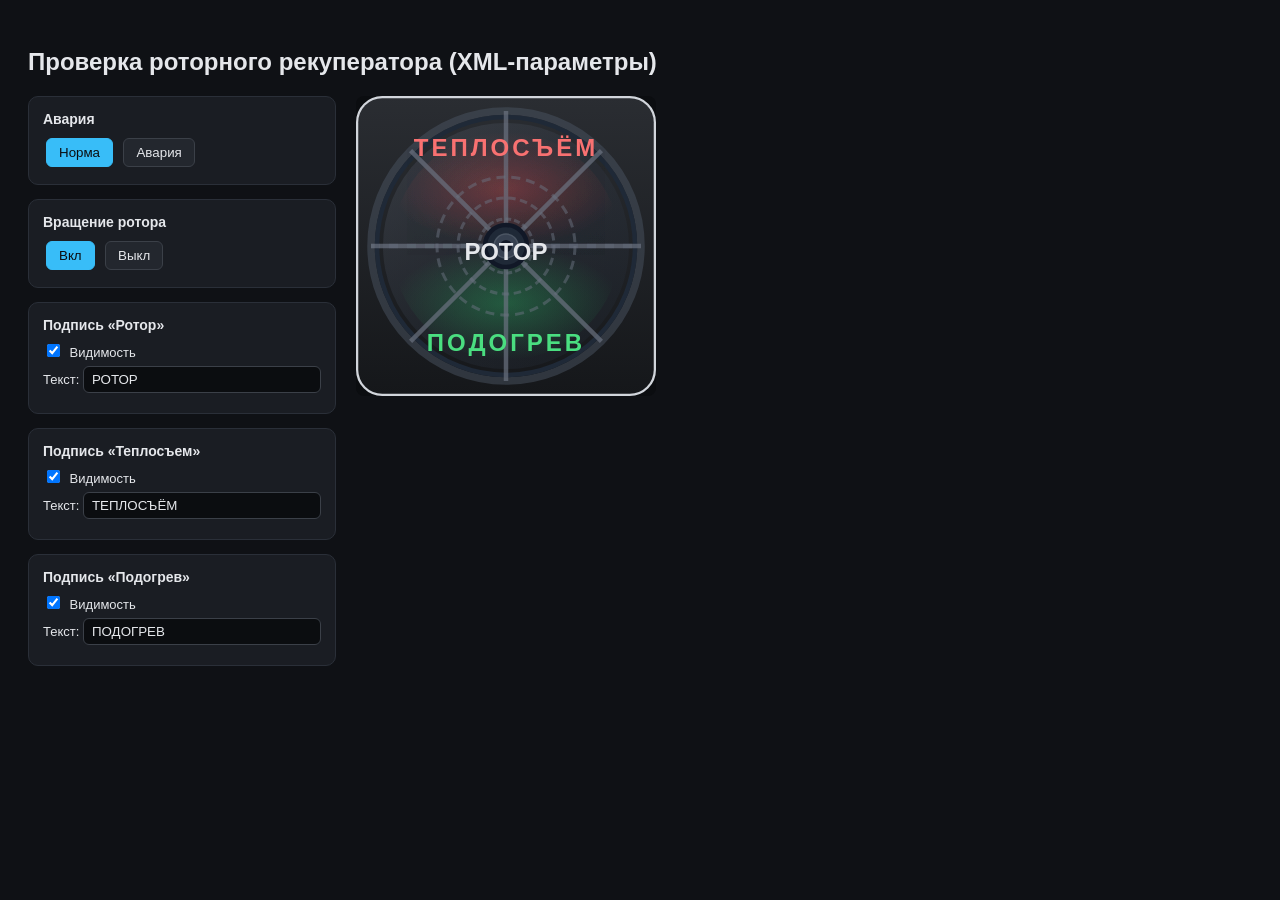
<file: SVG/Vent Elements/_test_rotornyy_rekuperator_scada.html>
<!DOCTYPE html>
<html lang="ru">
<head>
<meta charset="UTF-8">
<title>Test rotornyy_rekuperator_scada</title>
<style>
  body { background:#0f1115; color:#e5e7eb; font-family:Segoe UI,Arial,sans-serif; padding:20px; }
  .row { display:flex; gap:20px; align-items:flex-start; flex-wrap:wrap; }
  .card { background:#1a1d23; border:1px solid #2a2f38; border-radius:10px; padding:14px; margin-bottom:14px; }
  .card h3 { margin:0 0 8px; font-size:14px; }
  svg { width:300px; height:300px; background:#0b0d10; border-radius:8px; }
  button { margin:3px; padding:6px 12px; border-radius:6px; border:1px solid #3b4048; background:#23272e; color:#e5e7eb; cursor:pointer; }
  button.active { background:#38bdf8; color:#0b0d10; border-color:#38bdf8; }
  label { display:block; margin:6px 0; font-size:13px; }
  input[type=text] { background:#0b0d10; border:1px solid #3b4048; color:#e5e7eb; border-radius:6px; padding:5px 8px; width:220px; }
  input[type=checkbox] { margin-right:6px; }
</style>
</head>
<body>
<h2>Проверка роторного рекуператора (XML-параметры)</h2>
<div class="row">
  <div>
    <div class="card">
      <h3>Авария</h3>
      <button data-alarm="Normal" class="active">Норма</button>
      <button data-alarm="Alarm">Авария</button>
    </div>

    <div class="card">
      <h3>Вращение ротора</h3>
      <button data-rot="On" class="active">Вкл</button>
      <button data-rot="Off">Выкл</button>
    </div>

    <div class="card">
      <h3>Подпись «Ротор»</h3>
      <label><input type="checkbox" id="rotorVis" checked> Видимость</label>
      <label>Текст: <input type="text" id="rotorText" value="РОТОР"></label>
    </div>

    <div class="card">
      <h3>Подпись «Теплосъем»</h3>
      <label><input type="checkbox" id="heatVis" checked> Видимость</label>
      <label>Текст: <input type="text" id="heatText" value="ТЕПЛОСЪЁМ"></label>
    </div>

    <div class="card">
      <h3>Подпись «Подогрев»</h3>
      <label><input type="checkbox" id="supplyVis" checked> Видимость</label>
      <label>Текст: <input type="text" id="supplyText" value="ПОДОГРЕВ"></label>
    </div>
  </div>

  <div id="stage"></div>
</div>

<script>
  const svgText = `<?xml version="1.0" encoding="UTF-8"?>
<svg
  xmlns="http://www.w3.org/2000/svg"
  xmlns:xlink="http://www.w3.org/1999/xlink"
  width="500"
  height="500"
  viewBox="0 0 100 100"
  id="svg-rotornyy-rekuperator-scada">
  <defs>
    <clipPath id="tpl_tile_clip">
      <rect x="0.75" y="0.75" width="98.5" height="98.5" rx="8" ry="8"/>
    </clipPath>
    <linearGradient id="inner-bg" x1="0" y1="0" x2="0" y2="1">
      <stop offset="0%" stop-color="#2a2d32"/>
      <stop offset="100%" stop-color="#15171a"/>
    </linearGradient>
    <radialGradient id="glow-red" cx="50%" cy="50%" r="50%">
      <stop offset="0%" stop-color="#ef4444" stop-opacity="0.6"/>
      <stop offset="100%" stop-color="#ef4444" stop-opacity="0"/>
    </radialGradient>
    <radialGradient id="glow-green" cx="50%" cy="50%" r="50%">
      <stop offset="0%" stop-color="#22c55e" stop-opacity="0.6"/>
      <stop offset="100%" stop-color="#22c55e" stop-opacity="0"/>
    </radialGradient>
    <linearGradient id="rotor-plate" x1="0" y1="0" x2="1" y2="1">
      <stop offset="0%" stop-color="#6b7280"/>
      <stop offset="50%" stop-color="#374151"/>
      <stop offset="100%" stop-color="#1f2937"/>
    </linearGradient>
  </defs>

  <style type="text/css"><![CDATA[
    #rotor_state.On #moving-rotor-matrix {
      animation: rotor_spin 8s linear infinite;
      transform-origin: 50px 50px;
    }
    #rotor_state.Off #moving-rotor-matrix {
      animation: none;
    }
    @keyframes rotor_spin {
      from { transform: rotate(0deg); }
      to   { transform: rotate(360deg); }
    }

    #rotor_recuperator_block.Alarm #frame_border {
      stroke: #ef4444;
      animation: alarm_blink 1s linear infinite;
    }
    #rotor_recuperator_block.Alarm #moving-rotor-matrix {
      animation: none;
    }
    @keyframes alarm_blink {
      0%, 100% { opacity: 1; }
      50%      { opacity: 0.15; }
    }
  ]]></style>

  <g id="rotor_recuperator_block" class="Normal">
    <rect id="frame_border"
      x="0.75" y="0.75" width="98.5" height="98.5"
      rx="8" ry="8"
      fill="none"
      stroke="#d1d5db"
      stroke-width="1.5"/>

    <g clip-path="url(#tpl_tile_clip)">
      <rect id="mid_band" width="100" height="100" fill="url(#inner-bg)"/>

      <path d="M 12 50 A 38 38 0 0 1 88 50 Z" fill="url(#glow-red)" opacity="0.7" />
      <path d="M 12 50 A 38 38 0 0 0 88 50 Z" fill="url(#glow-green)" opacity="0.7" />
      <line x1="5" y1="50" x2="95" y2="50" stroke="#4b5563" stroke-width="1.5" stroke-dasharray="3 3" opacity="0.6" />

      <g id="rotor-group">
        <circle cx="50" cy="50" r="45" fill="none" stroke="#4b5563" stroke-width="2.5" opacity="0.5" />
        <circle cx="50" cy="50" r="43" fill="none" stroke="#1f2937" stroke-width="1.5" />

        <g id="rotor_state" class="On">
          <g id="moving-rotor-matrix">
            <circle cx="50" cy="50" r="41" fill="url(#rotor-plate)" opacity="0.25" />
            <line x1="50" y1="5" x2="50" y2="95" stroke="#6b7280" stroke-width="1.5" opacity="0.7" />
            <line x1="5" y1="50" x2="95" y2="50" stroke="#6b7280" stroke-width="1.5" opacity="0.7" />
            <line x1="18.2" y1="18.2" x2="81.8" y2="81.8" stroke="#6b7280" stroke-width="1.5" opacity="0.7" />
            <line x1="18.2" y1="81.8" x2="81.8" y2="18.2" stroke="#6b7280" stroke-width="1.5" opacity="0.7" />
            <circle cx="50" cy="50" r="23" fill="none" stroke="#6b7280" stroke-width="1" stroke-dasharray="3 2" opacity="0.5" />
            <circle cx="50" cy="50" r="16" fill="none" stroke="#6b7280" stroke-width="1" stroke-dasharray="2.5 1.5" opacity="0.5" />
            <circle cx="50" cy="50" r="9" fill="none" stroke="#6b7280" stroke-width="1" stroke-dasharray="2 1" opacity="0.5" />
          </g>
        </g>

        <circle cx="50" cy="50" r="7" fill="#1f2937" stroke="#111827" stroke-width="1.5" />
        <circle cx="50" cy="50" r="4" fill="#374151" stroke="#4b5563" stroke-width="0.5" />
        <circle cx="50" cy="50" r="2" fill="#111827" />

        <text id="rotor_label"
          x="50" y="52.5"
          visibility="visible"
          text-anchor="middle"
          dominant-baseline="middle"
          font-family="Segoe UI, Arial, sans-serif"
          font-size="8"
          font-weight="700"
          fill="#e5e7eb">&#x420;&#x41E;&#x422;&#x41E;&#x420;</text>
      </g>

      <text id="heat_label"
        x="50" y="20"
        visibility="visible"
        text-anchor="middle"
        font-family="Segoe UI, Arial, sans-serif"
        font-size="8"
        font-weight="700"
        letter-spacing="1"
        fill="#f87171">&#x422;&#x415;&#x41F;&#x41B;&#x41E;&#x421;&#x42A;&#x401;&#x41C;</text>

      <text id="heat_supply_label"
        x="50" y="85"
        visibility="visible"
        text-anchor="middle"
        font-family="Segoe UI, Arial, sans-serif"
        font-size="8"
        font-weight="700"
        letter-spacing="1"
        fill="#4ade80">&#x41F;&#x41E;&#x414;&#x41E;&#x413;&#x420;&#x415;&#x412;</text>
    </g>
  </g>
</svg>
`;

  const stage = document.getElementById('stage');
  stage.innerHTML = svgText;

  const root = document.getElementById('rotor_recuperator_block');
  const rotorState = document.getElementById('rotor_state');
  const rotorLabel = document.getElementById('rotor_label');
  const heatLabel = document.getElementById('heat_label');
  const supplyLabel = document.getElementById('heat_supply_label');

  // Авария Normal/Alarm
  document.querySelectorAll('[data-alarm]').forEach(b => {
    b.onclick = () => {
      document.querySelectorAll('[data-alarm]').forEach(x => x.classList.remove('active'));
      b.classList.add('active');
      root.setAttribute('class', b.dataset.alarm);
    };
  });

  // Вращение On/Off
  document.querySelectorAll('[data-rot]').forEach(b => {
    b.onclick = () => {
      document.querySelectorAll('[data-rot]').forEach(x => x.classList.remove('active'));
      b.classList.add('active');
      rotorState.setAttribute('class', b.dataset.rot);
    };
  });

  // Подпись «Ротор»
  document.getElementById('rotorVis').onchange = e => {
    rotorLabel.setAttribute('visibility', e.target.checked ? 'visible' : 'hidden');
  };
  document.getElementById('rotorText').oninput = e => {
    rotorLabel.textContent = e.target.value;
  };

  // Подпись «Теплосъем»
  document.getElementById('heatVis').onchange = e => {
    heatLabel.setAttribute('visibility', e.target.checked ? 'visible' : 'hidden');
  };
  document.getElementById('heatText').oninput = e => {
    heatLabel.textContent = e.target.value;
  };

  // Подпись «Подогрев»
  document.getElementById('supplyVis').onchange = e => {
    supplyLabel.setAttribute('visibility', e.target.checked ? 'visible' : 'hidden');
  };
  document.getElementById('supplyText').oninput = e => {
    supplyLabel.textContent = e.target.value;
  };
</script>
</body>
</html>
</file>
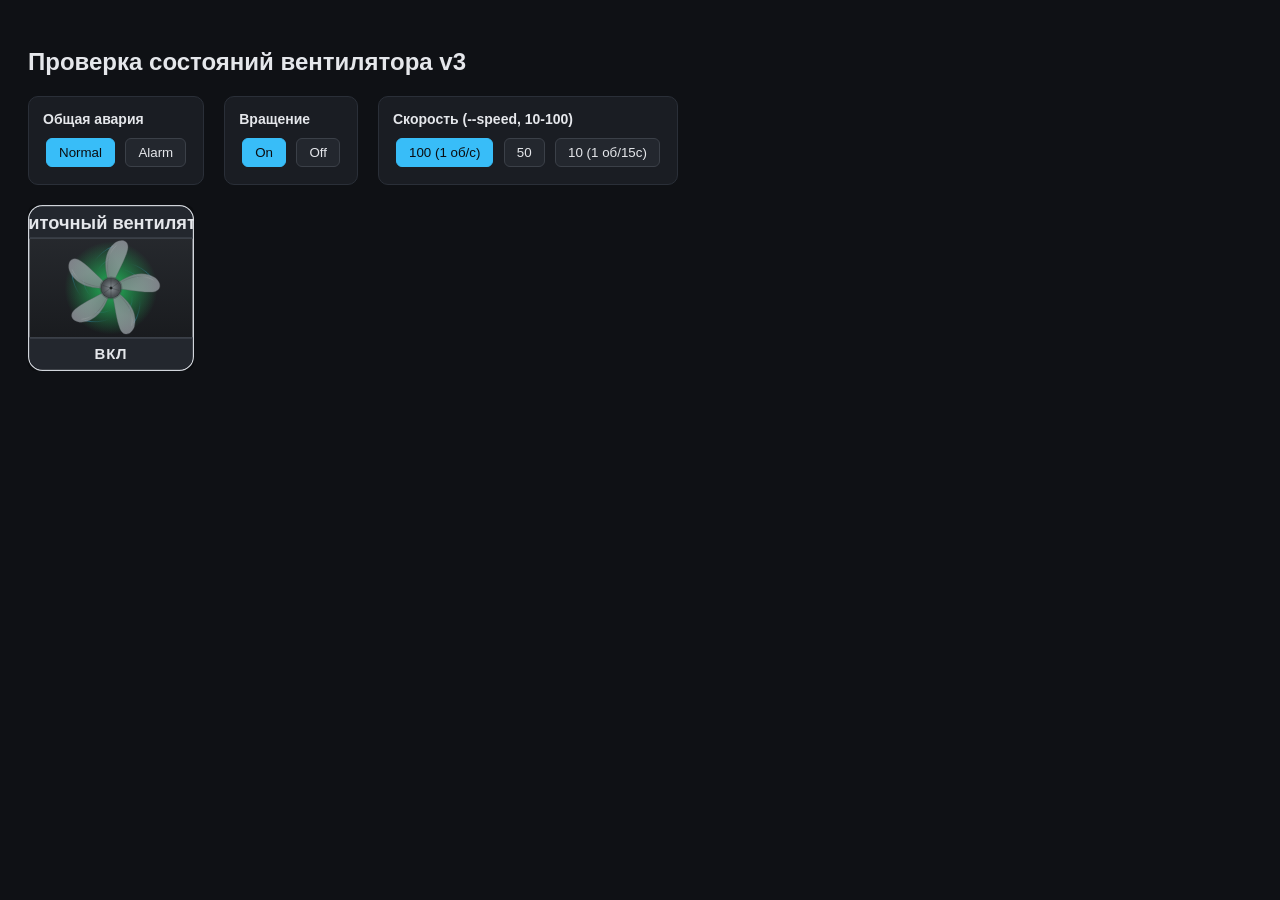
<file: SVG/Vent Elements/_test_v3.html>
﻿<!DOCTYPE html>
<html lang="ru">
<head>
<meta charset="UTF-8">
<title>Test pritok_ventilyator_scada_v3</title>
<style>
  body { background:#0f1115; color:#e5e7eb; font-family:Segoe UI,Arial,sans-serif; padding:20px; }
  .row { display:flex; gap:20px; align-items:flex-start; flex-wrap:wrap; }
  .card { background:#1a1d23; border:1px solid #2a2f38; border-radius:10px; padding:14px; }
  .card h3 { margin:0 0 8px; font-size:14px; }
  svg { width:166px; height:166px; background:#0b0d10; border-radius:8px; }
  button { margin:3px; padding:6px 12px; border-radius:6px; border:1px solid #3b4048; background:#23272e; color:#e5e7eb; cursor:pointer; }
  button.active { background:#38bdf8; color:#0b0d10; border-color:#38bdf8; }
</style>
</head>
<body>
<h2>Проверка состояний вентилятора v3</h2>
<div class="row">
  <div class="card">
    <h3>Общая авария</h3>
    <button data-alarm="Normal" class="active">Normal</button>
    <button data-alarm="Alarm">Alarm</button>
  </div>
  <div class="card">
    <h3>Вращение</h3>
    <button data-rot="On" class="active">On</button>
    <button data-rot="Off">Off</button>
  </div>
  <div class="card">
    <h3>Скорость (--speed, 10-100)</h3>
    <button data-speed="100" class="active">100 (1 об/с)</button>
    <button data-speed="50">50</button>
    <button data-speed="10">10 (1 об/15с)</button>
  </div>
</div>
<div id="stage" style="margin-top:20px;"></div>

<script>
  const svgText = `<?xml version="1.0" encoding="UTF-8"?>
<!--
  Приточный вентилятор (вариант 3) - элемент для MasterSCADA.
  Основа: template_scada.svg
  Пропеллер: 5 лопастей (полупрозрачный пластик) + четкие затухающие дуги ветра.

  Привязки (см. парный файл pritok_ventilyator_scada_v3.xml):
    #pos_value      Content     - текст верхней зоны (заголовок)
    #pos_value      visibility  - видимость текста заголовка
    #pos_value      fill        - цвет текста заголовка
    #status_text    Content     - текст нижней зоны
    #status_text    fill        - цвет текста нижней зоны
    #top_band       fill        - фон заголовка
    #mid_band       fill        - фон центральной части
    #bottom_band    fill        - фон нижней зоны
    #frame_border   stroke      - цвет рамки
    #pritok_ventilyator_scada_v3 class - общая авария (Normal/Alarm)
    #fan_state      class       - вращение (On/Off)
    #pritok_ventilyator_scada_v3 --speed - скорость вращения (число 10-100;
                100 = 1 об/сек (макс), 10 = 1 об/15 сек (мин))

  Состояния:
    Normal + On  - рамка серая, свечение зелёное, вентилятор вращается.
    Normal + Off - рамка серая, свечение серое, вентилятор не вращается.
    Alarm        - рамка красная и мерцает (1 раз/сек), свечение красное и мерцает,
                   вентилятор не вращается (независимо от On/Off).
-->
<svg
  xmlns="http://www.w3.org/2000/svg"
  xmlns:xlink="http://www.w3.org/1999/xlink"
  width="166.6667"
  height="166.6667"
  viewBox="0 0 100 100"
  id="svg-pritok-ventilyator-scada-v3">
  <defs>
    <clipPath id="tpl_tile_clip">
      <rect x="0.75" y="0.75" width="98.5" height="98.5" rx="8" ry="8"/>
    </clipPath>

    <!-- Gradient фона центральной части -->
    <linearGradient id="inner-bg" x1="0" y1="0" x2="0" y2="1">
      <stop offset="0%" stop-color="#2a2d32"/>
      <stop offset="100%" stop-color="#15171a"/>
    </linearGradient>

    <!-- Зеленое свечение за пропеллером (работа) -->
    <radialGradient id="glow-green" cx="50%" cy="50%" r="50%">
      <stop offset="0%" stop-color="#22c55e" stop-opacity="0.9"/>
      <stop offset="50%" stop-color="#22c55e" stop-opacity="0.45"/>
      <stop offset="100%" stop-color="#22c55e" stop-opacity="0"/>
    </radialGradient>

    <!-- Серое свечение за пропеллером (выключено) - холодный серый, не сливается с лопастями -->
    <radialGradient id="glow-gray" cx="50%" cy="50%" r="50%">
      <stop offset="0%" stop-color="#64748b" stop-opacity="0.55"/>
      <stop offset="50%" stop-color="#64748b" stop-opacity="0.25"/>
      <stop offset="100%" stop-color="#64748b" stop-opacity="0"/>
    </radialGradient>

    <!-- Красное свечение за пропеллером (авария) -->
    <radialGradient id="glow-red" cx="50%" cy="50%" r="50%">
      <stop offset="0%" stop-color="#ef4444" stop-opacity="0.9"/>
      <stop offset="50%" stop-color="#ef4444" stop-opacity="0.45"/>
      <stop offset="100%" stop-color="#ef4444" stop-opacity="0"/>
    </radialGradient>

    <!-- Плавный градиент для объема лопастей (полупрозрачный серый пластик) -->
    <linearGradient id="blade-gradient" x1="0" y1="1" x2="0.8" y2="0">
      <stop offset="0%" stop-color="#73797e" stop-opacity="0.85" />
      <stop offset="60%" stop-color="#9aa1a6" stop-opacity="0.75" />
      <stop offset="100%" stop-color="#b0b7bd" stop-opacity="0.65" />
    </linearGradient>

    <!-- Мягкая тень по краю лопасти для легкого контраста -->
    <linearGradient id="blade-edge" x1="0" y1="0" x2="1" y2="0">
      <stop offset="0%" stop-color="#555a5e" stop-opacity="0.4" />
      <stop offset="100%" stop-color="#ffffff" stop-opacity="0.1" />
    </linearGradient>

    <!-- Градиент для центральной втулки -->
    <radialGradient id="center-gradient" cx="50%" cy="50%" r="50%">
      <stop offset="0%" stop-color="#8a9196" />
      <stop offset="75%" stop-color="#505559" />
      <stop offset="100%" stop-color="#3c4043" />
    </radialGradient>

    <!-- Градиент затухания ветра строго по дуге окружности -->
    <linearGradient id="arc-wind-fade" x1="1" y1="0.4" x2="0" y2="0.9">
      <stop offset="0%" stop-color="#38bdf8" stop-opacity="0.5" />
      <stop offset="30%" stop-color="#38bdf8" stop-opacity="0.25" />
      <stop offset="100%" stop-color="#38bdf8" stop-opacity="0.0" />
    </linearGradient>

    <!-- Шаблон одной изогнутой лопасти -->
    <g id="blade">
      <!-- Основное тело лопасти с характерным саблевидным изгибом -->
      <path d="M 200 200 
               C 175 140, 165 70, 215 30 
               C 245 10, 275 25, 260 65 
               C 250 100, 220 150, 200 200 Z" 
            fill="url(#blade-gradient)" 
            stroke="#5c6165" 
            stroke-width="1.2" 
            stroke-linejoin="round" />
      <!-- Легкий внутренний блик вдоль изгиба -->
      <path d="M 200 190 C 185 140, 175 80, 220 40"
            fill="none"
            stroke="url(#blade-edge)"
            stroke-width="3"
            stroke-linecap="round" />
    </g>

    <!-- Объединенный объект: лопасть и её короткие затухающие дуги ветра -->
    <g id="blade-with-wind">
      <!-- Две дуговые полоски ветра, идущие от задней кромки по ходу вращения -->
      <!-- Внешняя длинная дуга (ближе к кончику лопасти) -->
      <path class="wind-arc" d="M 207 43 A 161 161 0 0 0 135 103"
            fill="none"
            stroke="url(#arc-wind-fade)"
            stroke-width="2.5"
            stroke-linecap="round" />
      
      <!-- Внутренняя короткая дуга (ближе к центру) -->
      <path class="wind-arc" d="M 194 92 A 110 110 0 0 0 148 135"
            fill="none"
            stroke="url(#arc-wind-fade)"
            stroke-width="1.8"
            stroke-linecap="round" />

      <!-- Сама лопасть накладывается поверх начала дуг -->
      <use xlink:href="#blade" />
    </g>
  </defs>

  <style type="text/css"><![CDATA[
    /* Точка вращения лопастей - центр пропеллера.
       transform-box: fill-box + transform-origin: center вращает вокруг
       центра ограничивающего прямоугольника лопастей (~200,200 в локальных координатах). */
    #fan-blades {
      transform-box: fill-box;
      transform-origin: center;
    }

    /* --- Вращение: On / Off ---
       Скорость задается числом 10-100 через CSS-переменную --speed:
       длительность = 15s - (speed - 10) * 14s / 90
         speed 100 -> 1s  = 1 об/сек   (максимальная скорость)
         speed 10  -> 15s = 1 об/15 сек (минимальная скорость) */
    #fan_state.On #fan-blades {
      animation: spin calc(15s - (var(--speed, 100) - 10) * 14s / 90) linear infinite;
    }
    #fan_state.Off #fan-blades { animation: none; }

    /* --- Следы ветра видны только при вращении (On) --- */
    #fan_state.Off .wind-arc { display: none; }

    /* --- Цвет свечения по состоянию вращения --- */
    #fan_state.On #glow_circle { fill: url(#glow-green); }
    #fan_state.Off #glow_circle { fill: url(#glow-gray); }

    /* --- Общая авария: перекрывает вращение и свечение --- */
    #pritok_ventilyator_scada_v3.Alarm #fan-blades { animation: none; }
    #pritok_ventilyator_scada_v3.Alarm #glow_circle {
      fill: url(#glow-red);
      animation: alarm_blink 1s linear infinite;
    }
    #pritok_ventilyator_scada_v3.Alarm #frame_border {
      stroke: #ef4444;
      animation: alarm_blink 1s linear infinite;
    }

    @keyframes spin {
      from { transform: rotate(0deg); }
      to   { transform: rotate(360deg); }
    }
    @keyframes alarm_blink {
      0%, 100% { opacity: 1; }
      50%      { opacity: 0.15; }
    }
  ]]></style>

  <g id="pritok_ventilyator_scada_v3" class="Normal" style="--speed:100">
    <!-- Рамка -->
    <rect id="frame_border"
      x="0.75" y="0.75" width="98.5" height="98.5"
      rx="8" ry="8"
      fill="none"
      stroke="#d1d5db"
      stroke-width="1.5"/>

    <g clip-path="url(#tpl_tile_clip)">
      <!-- Фон центральной части с градиентом -->
      <rect id="mid_band" x="0.75" y="0.75" width="98.5" height="98.5" fill="url(#inner-bg)"/>

      <!-- Фон заголовка -->
      <rect id="top_band" x="0.75" y="0.75" width="98.5" height="19.25" fill="#23272e"/>
      <line id="top_sep" x1="0.75" y1="20" x2="99.25" y2="20" stroke="#3b4048" stroke-width="1"/>

      <!-- Фон нижней зоны -->
      <rect id="bottom_band" x="0.75" y="80" width="98.5" height="19.25" fill="#23272e"/>
      <line id="bottom_sep" x1="0.75" y1="80" x2="99.25" y2="80" stroke="#3b4048" stroke-width="1"/>

      <!-- Центральная зона: пропеллер со свечением -->
      <g id="fan_state" class="On">
        <circle id="glow_circle" cx="50" cy="50" r="28" fill="url(#glow-green)"/>

        <!-- Пропеллер (5 лопастей), масштабирован под 100x100, вписан в y=20..80 -->
        <g transform="translate(50,50) scale(0.16) translate(-200,-200)">
          <!-- Крыльчатка (5 лопастей) с вращением и правильными дугами ветра -->
          <!-- Скорость вращения задается параметром RotationSpeed (--speed, число 10-100):
               100 -> 1s (1 об/сек, макс), 10 -> 15s (1 об/15 сек, мин) -->
          <g id="fan-blades">
            <use xlink:href="#blade-with-wind" transform="rotate(0, 200, 200)" />
            <use xlink:href="#blade-with-wind" transform="rotate(72, 200, 200)" />
            <use xlink:href="#blade-with-wind" transform="rotate(144, 200, 200)" />
            <use xlink:href="#blade-with-wind" transform="rotate(216, 200, 200)" />
            <use xlink:href="#blade-with-wind" transform="rotate(288, 200, 200)" />
          </g>

          <!-- Центральная крышка (втулка) -->
          <g id="center-hub">
            <!-- Внешнее полупрозрачное кольцо основания -->
            <circle cx="200" cy="200" r="42" fill="#484c50" fill-opacity="0.3" stroke="#484c50" stroke-width="1" />
            <!-- Основной круг втулки -->
            <circle cx="200" cy="200" r="38" fill="url(#center-gradient)" stroke="#2b2e30" stroke-width="1.5" />
            <!-- Внутреннее ребро жесткости -->
            <circle cx="200" cy="200" r="34" fill="none" stroke="#686e73" stroke-width="1" opacity="0.6" />

            <!-- Тонкие разделительные линии спиц внутри пластика -->
            <line x1="200" y1="166" x2="200" y2="234" stroke="#2b2e30" stroke-width="1.5" opacity="0.7" />
            <line x1="168" y1="190" x2="232" y2="210" stroke="#2b2e30" stroke-width="1.5" opacity="0.7" />
            <line x1="174" y1="218" x2="226" y2="182" stroke="#2b2e30" stroke-width="1.5" opacity="0.7" />

            <!-- Центральное сквозное отверстие под вал -->
            <circle cx="200" cy="200" r="5" fill="#15171a" stroke="#2b2e30" stroke-width="1.5" />
          </g>
        </g>
      </g>
    </g>

    <!-- Заголовок: название элемента -->
    <text id="pos_value"
      x="50" y="14.5"
      visibility="visible"
      text-anchor="middle"
      font-family="Segoe UI, Arial, sans-serif"
      font-size="11"
      font-weight="700"
      fill="#e5e7eb">&#x41F;&#x440;&#x438;&#x442;&#x43E;&#x447;&#x43D;&#x44B;&#x439; &#x432;&#x435;&#x43D;&#x442;&#x438;&#x43B;&#x44F;&#x442;&#x43E;&#x440;</text>

    <!-- Нижняя зона: параметр -->
    <text id="status_text"
      x="50" y="93"
      text-anchor="middle"
      font-family="Segoe UI, Arial, sans-serif"
      font-size="9"
      font-weight="700"
      letter-spacing="0.5"
      fill="#e5e7eb">&#x412;&#x41A;&#x41B;</text>
  </g>
</svg>
`;
  const stage = document.getElementById('stage');
  stage.innerHTML = svgText;
  const root = document.getElementById('pritok_ventilyator_scada_v3');
  const fanState = document.getElementById('fan_state');

  document.querySelectorAll('[data-alarm]').forEach(b => {
    b.onclick = () => {
      document.querySelectorAll('[data-alarm]').forEach(x => x.classList.remove('active'));
      b.classList.add('active');
      root.setAttribute('class', b.dataset.alarm);
    };
  });
  document.querySelectorAll('[data-rot]').forEach(b => {
    b.onclick = () => {
      document.querySelectorAll('[data-rot]').forEach(x => x.classList.remove('active'));
      b.classList.add('active');
      fanState.setAttribute('class', b.dataset.rot);
    };
  });
  document.querySelectorAll('[data-speed]').forEach(b => {
    b.onclick = () => {
      document.querySelectorAll('[data-speed]').forEach(x => x.classList.remove('active'));
      b.classList.add('active');
      root.style.setProperty('--speed', b.dataset.speed);
    };
  });
</script>
</body>
</html>
</file>
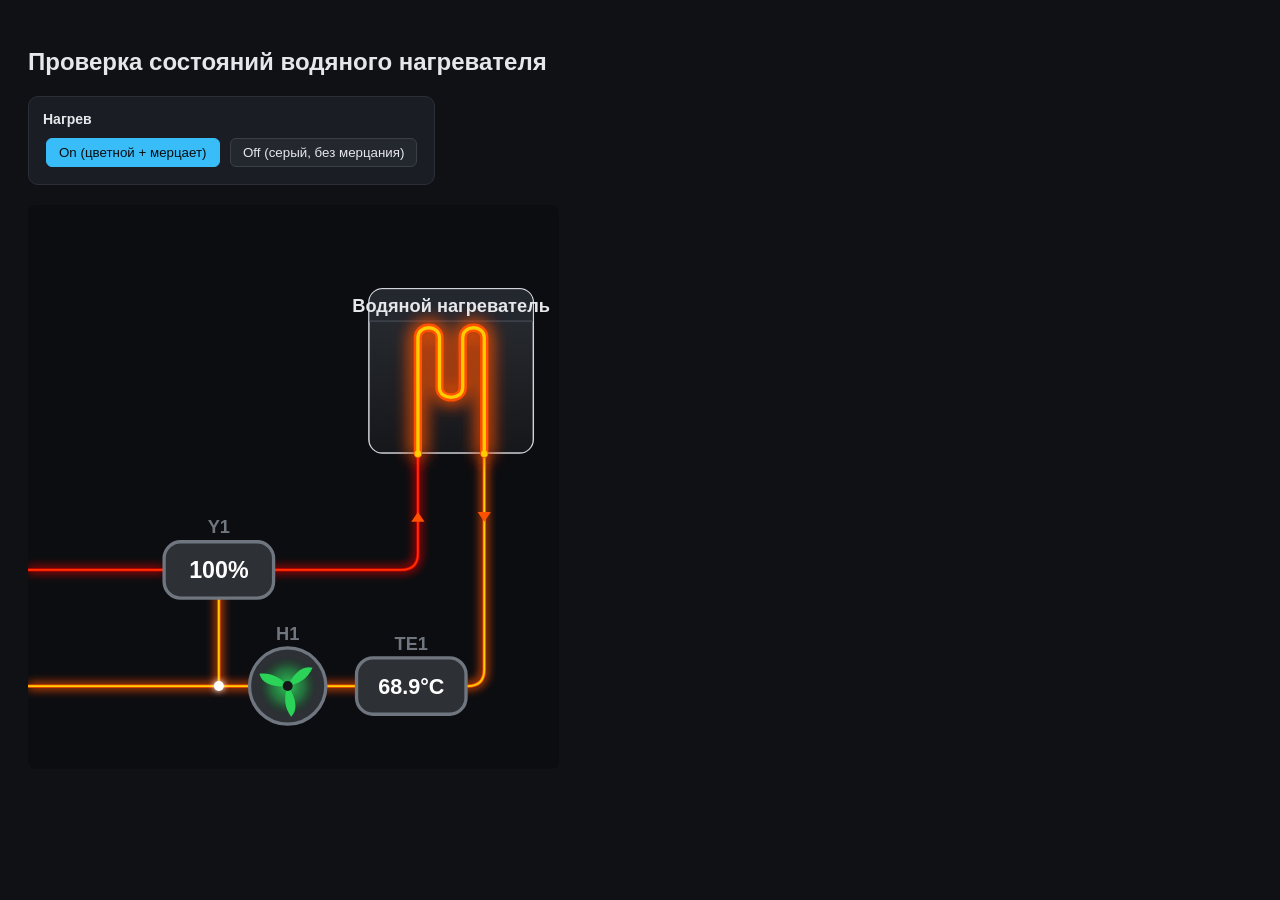
<file: SVG/Vent Elements/_test_vodyanoy_nagrevatel.html>
<!DOCTYPE html>
<html lang="ru">
<head>
<meta charset="UTF-8">
<title>Test vodyanoy_nagrevatel</title>
<style>
  body { background:#0f1115; color:#e5e7eb; font-family:Segoe UI,Arial,sans-serif; padding:20px; }
  .row { display:flex; gap:20px; align-items:flex-start; flex-wrap:wrap; }
  .card { background:#1a1d23; border:1px solid #2a2f38; border-radius:10px; padding:14px; }
  .card h3 { margin:0 0 8px; font-size:14px; }
  svg { width:531px; height:564px; background:#0b0d10; border-radius:8px; }
  button { margin:3px; padding:6px 12px; border-radius:6px; border:1px solid #3b4048; background:#23272e; color:#e5e7eb; cursor:pointer; }
  button.active { background:#38bdf8; color:#0b0d10; border-color:#38bdf8; }
</style>
</head>
<body>
<h2>Проверка состояний водяного нагревателя</h2>
<div class="row">
  <div class="card">
    <h3>Нагрев</h3>
    <button data-heat="On" class="active">On (цветной + мерцает)</button>
    <button data-heat="Off">Off (серый, без мерцания)</button>
  </div>
</div>
<div id="stage" style="margin-top:20px;"></div>

<script>
  const svgText = `<?xml version="1.0" encoding="UTF-8"?>
<svg xmlns="http://www.w3.org/2000/svg" viewBox="0 0 320 340" width="531.2" height="564.4">
  <defs>
    <!-- Интенсивное свечение для горячих труб и ТЭНа -->
    <filter id="glow-orange" x="-50%" y="-50%" width="200%" height="200%">
      <feGaussianBlur stdDeviation="3" result="blur1" />
      <feGaussianBlur stdDeviation="1.5" result="blur2" />
      <feMerge>
        <feMergeNode in="blur1" />
        <feMergeNode in="blur2" />
        <feMergeNode in="SourceGraphic" />
      </feMerge>
    </filter>

    <!-- Интенсивное свечение для горячего ТЭНа (змеевика) -->
    <filter id="glow-ten" x="-50%" y="-50%" width="200%" height="200%">
      <feGaussianBlur stdDeviation="5" result="blur1" />
      <feGaussianBlur stdDeviation="2.5" result="blur2" />
      <feMerge>
        <feMergeNode in="blur1" />
        <feMergeNode in="blur2" />
        <feMergeNode in="SourceGraphic" />
      </feMerge>
    </filter>

    <!-- Свечение для зеленого индикатора насоса -->
    <filter id="glow-green" x="-30%" y="-30%" width="160%" height="160%">
      <feGaussianBlur stdDeviation="4" result="blur" />
      <feMerge>
        <feMergeNode in="blur" />
        <feMergeNode in="SourceGraphic" />
      </feMerge>
    </filter>

    <!-- Радиальные градиенты фона крыльчатки насоса по состояниям -->
    <radialGradient id="pump-glow-green" cx="50%" cy="50%" r="50%">
      <stop offset="0%" stop-color="#2bd458" stop-opacity="0.95"/>
      <stop offset="60%" stop-color="#1f9e44" stop-opacity="0.55"/>
      <stop offset="100%" stop-color="#113f1d" stop-opacity="0.15"/>
    </radialGradient>
    <radialGradient id="pump-glow-gray" cx="50%" cy="50%" r="50%">
      <stop offset="0%" stop-color="#d1d5db" stop-opacity="0.9"/>
      <stop offset="60%" stop-color="#9ca3af" stop-opacity="0.5"/>
      <stop offset="100%" stop-color="#4b5563" stop-opacity="0.15"/>
    </radialGradient>
    <radialGradient id="pump-glow-red" cx="50%" cy="50%" r="50%">
      <stop offset="0%" stop-color="#ef4444" stop-opacity="0.95"/>
      <stop offset="60%" stop-color="#dc2626" stop-opacity="0.55"/>
      <stop offset="100%" stop-color="#7f1d1d" stop-opacity="0.15"/>
    </radialGradient>

    <!-- Свечение для белых соединительных узлов -->
    <filter id="glow-white" x="-50%" y="-50%" width="200%" height="200%">
      <feGaussianBlur stdDeviation="2" result="blur" />
      <feMerge>
        <feMergeNode in="blur" />
        <feMergeNode in="SourceGraphic" />
      </feMerge>
    </filter>

    <!-- Шаблон для скругленной рамки блоков (Y1, TE1) -->
    <g id="block-frame">
      <rect width="66" height="34" rx="10" fill="#2d3035" stroke="#70767f" stroke-width="2" />
    </g>

    <!-- ===== SCADA-тайл: Водяной нагреватель ===== -->
    <clipPath id="wh_tile_clip">
      <rect x="0.75" y="0.75" width="98.5" height="98.5" rx="8" ry="8"/>
    </clipPath>

    <!-- Gradient фона центральной части тайла -->
    <linearGradient id="wh-inner-bg" x1="0" y1="0" x2="0" y2="1">
      <stop offset="0%" stop-color="#2a2d32"/>
      <stop offset="100%" stop-color="#15171a"/>
    </linearGradient>

    <!-- Фильтр свечения для змеевика нагревателя -->
    <filter id="glow-orange-wh" x="-20%" y="-20%" width="140%" height="140%">
      <feGaussianBlur stdDeviation="2" result="blur"/>
      <feComposite in="SourceGraphic" in2="blur" operator="over"/>
    </filter>

    <!-- Стрелка направления потока (вверх) -->
    <polygon id="arrow-up" points="0,0 -4,6 4,6" fill="#ff5100" />
    <!-- Стрелка направления потока (вниз) -->
    <polygon id="arrow-down" points="0,6 -4,0 4,0" fill="#ff5100" />
  </defs>

  <style type="text/css"><![CDATA[
    /* ===== Насос H1: состояния ===== */
    #pump.On .pump_glow { fill: url(#pump-glow-green); }
    #pump.On .imp_blade { fill: #2bd458; }
    #pump.On .imp_rotor {
      animation: pump_spin 2s linear infinite;
      transform-origin: 0 0;
    }
    #pump.Off .pump_glow { fill: url(#pump-glow-gray); }
    #pump.Off .imp_blade { fill: #9ca3af; }
    #pump.Alarm .pump_glow { fill: url(#pump-glow-red); }
    #pump.Alarm .imp_blade { fill: #ef4444; }
    #pump.Alarm .pump_glow,
    #pump.Alarm .imp_blade {
      animation: alarm_pulse 1s ease-in-out infinite;
    }

    /* ===== Общее состояние: рамка блока с ТЭН ===== */
    #water_heater_scada.Alarm #frame_border {
      stroke: #ef4444;
      animation: alarm_pulse 1s ease-in-out infinite;
    }

    /* ===== Нагрев: состояния On/Off ===== */
    #heating_state.On #heating_coil_glow {
      stroke: #ff5100;
      animation: heat_flicker 1.8s ease-in-out infinite;
    }
    #heating_state.On #heating_coil_core {
      stroke: #ffcc00;
      animation: heat_flicker 1.8s ease-in-out infinite;
    }
    #heating_state.On #heating_coil_ports { fill: #ffcc00; }
    #heating_state.Off #heating_coil_glow {
      stroke: #6b7280;
      animation: none;
    }
    #heating_state.Off #heating_coil_core {
      stroke: #9ca3af;
      animation: none;
    }
    #heating_state.Off #heating_coil_ports { fill: #9ca3af; }

    @keyframes pump_spin {
      from { transform: rotate(0deg); }
      to   { transform: rotate(360deg); }
    }
    @keyframes alarm_pulse {
      0%, 100% { opacity: 1; }
      50%      { opacity: 0.45; }
    }
    @keyframes heat_flicker {
      0%, 100% { opacity: 1; }
      50%      { opacity: 0.72; }
    }
  ]]></style>

  <!-- Прозрачный фон всей схемы -->
  <rect id="main_background" width="320" height="340" fill="none" />

  <!-- ================= ЛИНИИ СВЯЗИ И СВЕЧЕНИЕ ================= -->
  <path id="hot_pipe_glow" d="M 0 220 L 82 220 M 118 220 L 225 220 Q 235 220 235 210 L 235 150"
        fill="none" stroke="#cc0000" stroke-width="2" filter="url(#glow-orange)" />
  <path id="hot_pipe_core" d="M 0 220 L 82 220 M 118 220 L 225 220 Q 235 220 235 210 L 235 150"
        fill="none" stroke="#ff3300" stroke-width="1" />

  <path id="return_pipe_glow" d="M 275 150 L 275 280 Q 275 290 265 290 L 0 290 M 115 290 L 115 220"
        fill="none" stroke="#ff5100" stroke-width="2" filter="url(#glow-orange)" />
  <path id="return_pipe_core" d="M 275 150 L 275 280 Q 275 290 265 290 L 0 290 M 115 290 L 115 220"
        fill="none" stroke="#ffcc00" stroke-width="1" />

  <circle id="pipe_junctions" cx="115" cy="220" r="3" fill="#ffffff" filter="url(#glow-white)" />
  <circle cx="115" cy="290" r="3" fill="#ffffff" filter="url(#glow-white)" />

  <use id="flow_arrows" href="#arrow-up" x="235" y="185" />
  <use href="#arrow-down" x="275" y="185" />

  <!-- ================= БЛОК: ВОДЯНОЙ НАГРЕВАТЕЛЬ (SCADA-тайл) ================= -->
  <g id="water_heater_scada" class="Normal" transform="translate(205, 50)">
    <rect id="frame_border"
      x="0.75" y="0.75" width="98.5" height="98.5"
      rx="8" ry="8"
      fill="none"
      stroke="#d1d5db"
      stroke-width="1.5"/>

    <g clip-path="url(#wh_tile_clip)">
      <rect id="mid_band" x="0.75" y="0.75" width="98.5" height="98.5" fill="url(#wh-inner-bg)"/>
      <rect id="top_band" x="0.75" y="0.75" width="98.5" height="19.25" fill="#23272e"/>
      <line id="top_sep" x1="0.75" y1="20" x2="99.25" y2="20" stroke="#3b4048" stroke-width="1"/>
    </g>

    <!-- Змеевик водяного нагревателя -->
    <g id="heating_state" class="On">
      <g id="heating_coil">
        <path id="heating_coil_glow" d="M 30,100 L 30,30 C 30,22 43,22 43,30 L 43,60 C 43,68 57,68 57,60 L 57,30 C 57,22 70,22 70,30 L 70,100"
              fill="none" stroke="#ff5100" stroke-width="5" stroke-linecap="round" stroke-linejoin="round" filter="url(#glow-ten)"/>
        <path id="heating_coil_core" d="M 30,100 L 30,30 C 30,22 43,22 43,30 L 43,60 C 43,68 57,68 57,60 L 57,30 C 57,22 70,22 70,30 L 70,100"
              fill="none" stroke="#ffcc00" stroke-width="2" stroke-linecap="round" stroke-linejoin="round"/>
        <circle id="heating_coil_ports" cx="30" cy="100" r="2" fill="#ffcc00"/>
        <circle cx="70" cy="100" r="2" fill="#ffcc00"/>
      </g>
    </g>

    <text id="pos_value"
      x="50" y="14.5"
      visibility="visible"
      text-anchor="middle"
      font-family="Segoe UI, Arial, sans-serif"
      font-size="11"
      font-weight="700"
      fill="#e5e7eb">Водяной нагреватель</text>
  </g>

  <!-- ================= БЛОК: РЕГУЛЯТОР Y1 ================= -->
  <g transform="translate(82, 203)">
    <use href="#block-frame" />
    <text x="33" y="-5" fill="#70767f" font-family="sans-serif" font-size="11" font-weight="bold" text-anchor="middle">Y1</text>
    <text id="y1_value" x="33" y="22" fill="#ffffff" font-family="sans-serif" font-size="14" font-weight="bold" text-anchor="middle">100%</text>
  </g>

  <!-- ================= БЛОК: НАСОС H1 ================= -->
  <g id="pump" class="On" transform="translate(131.5, 255)">
    <text x="25" y="7" fill="#70767f" font-family="sans-serif" font-size="11" font-weight="bold" text-anchor="middle">H1</text>
    <circle id="pump_body" cx="25" cy="35" r="23" fill="#2d3035" stroke="#70767f" stroke-width="2" />
    <circle id="pump_glow" class="pump_glow" cx="25" cy="35" r="17" fill="url(#pump-glow-green)" />
    <g id="pump_impeller" transform="translate(25, 35)">
      <g class="imp_rotor">
        <path class="imp_blade" transform="rotate(0)"   d="M 0 0 C 3 -7, 9 -13, 15 -11 C 12 -4, 6 -1, 0 0" fill="#2bd458" />
        <path class="imp_blade" transform="rotate(120)" d="M 0 0 C 3 -7, 9 -13, 15 -11 C 12 -4, 6 -1, 0 0" fill="#2bd458" />
        <path class="imp_blade" transform="rotate(240)" d="M 0 0 C 3 -7, 9 -13, 15 -11 C 12 -4, 6 -1, 0 0" fill="#2bd458" />
        <circle cx="0" cy="0" r="3" fill="#151618" />
      </g>
    </g>
  </g>

  <!-- ================= БЛОК: ДАТЧИК ТЕМПЕРАТУРЫ TE1 ================= -->
  <g transform="translate(198, 273)">
    <use href="#block-frame" />
    <text x="33" y="-5" fill="#70767f" font-family="sans-serif" font-size="11" font-weight="bold" text-anchor="middle">TE1</text>
    <text id="te1_value" x="33" y="22" fill="#ffffff" font-family="sans-serif" font-size="13" font-weight="bold" text-anchor="middle">68.9°C</text>
  </g>

</svg>
`;
  const stage = document.getElementById('stage');
  stage.innerHTML = svgText;
  const heatingState = document.getElementById('heating_state');

  document.querySelectorAll('[data-heat]').forEach(b => {
    b.onclick = () => {
      document.querySelectorAll('[data-heat]').forEach(x => x.classList.remove('active'));
      b.classList.add('active');
      heatingState.setAttribute('class', b.dataset.heat);
    };
  });
</script>
</body>
</html>
</file>
<file: styles.css>
:root {
  --bg: #0b1120;
  --surface: #151e32;
  --surface-hover: #1e293b;
  --border: #2a3a55;
  --primary: #38bdf8;
  --primary-dim: #0ea5e9;
  --text: #f8fafc;
  --text-muted: #94a3b8;
  --danger: #ef4444;
  --danger-bg: rgba(239, 68, 68, 0.15);
  --warning: #f59e0b;
  --warning-bg: rgba(245, 158, 11, 0.15);
  --success: #22c55e;
  --success-bg: rgba(34, 197, 94, 0.15);
  --info: #3b82f6;
  --header-h: 60px;
  --nav-h: 100px;
  --gap: 14px;
  --radius: 12px;
  --radius-sm: 8px;
  --dash-label-size: 28px;
}

* { box-sizing: border-box; }

html, body {
  margin: 0;
  padding: 0;
  width: 1280px;
  height: 800px;
  overflow: hidden;
  background: var(--bg);
  color: var(--text);
  font-family: 'Segoe UI', system-ui, -apple-system, sans-serif;
  font-size: 16px;
  -webkit-tap-highlight-color: transparent;
  touch-action: manipulation;
  user-select: none;
  -webkit-user-select: none;
}

#app {
  display: flex;
  flex-direction: column;
  width: 1280px;
  height: 800px;
}

/* Header */
.panel-header {
  height: var(--header-h);
  background: var(--surface);
  border-bottom: 1px solid var(--border);
  display: flex;
  align-items: center;
  justify-content: space-between;
  padding: 0 24px;
  flex-shrink: 0;
}

.header-left .logo {
  display: flex;
  align-items: center;
  gap: 10px;
  font-size: 20px;
  font-weight: 700;
  color: var(--primary);
  letter-spacing: 0.5px;
}

.header-center h1 {
  font-size: 22px;
  font-weight: 600;
  color: var(--text);
  margin: 0;
}

.header-right {
  display: flex;
  align-items: center;
  gap: 20px;
}

.status-badge {
  display: flex;
  align-items: center;
  gap: 8px;
  font-size: 13px;
  font-weight: 700;
  color: var(--success);
  letter-spacing: 0.5px;
}

.dot {
  width: 10px;
  height: 10px;
  border-radius: 50%;
  background: currentColor;
  box-shadow: 0 0 8px currentColor;
}

.dot.online { color: var(--success); }
.dot.offline { color: var(--danger); }
.dot.ok { color: var(--success); }
.dot.alarm { color: var(--danger); animation: dot-pulse 1.5s infinite; }

@keyframes dot-pulse {
  0%, 100% { opacity: 1; box-shadow: 0 0 8px currentColor; }
  50% { opacity: 0.6; box-shadow: 0 0 14px currentColor; }
}

.datetime {
  text-align: right;
}

#clock {
  font-size: 22px;
  font-weight: 700;
  line-height: 1;
}

#date {
  font-size: 12px;
  color: var(--text-muted);
  margin-top: 2px;
  letter-spacing: 0.5px;
}

/* Main content */
.main-content {
  flex: 1;
  overflow-y: auto;
  overflow-x: hidden;
  padding: var(--gap);
}

/* Bottom nav */
.bottom-nav {
  height: var(--nav-h);
  background: var(--surface);
  border-top: 1px solid var(--border);
  display: flex;
  align-items: center;
  justify-content: space-around;
  padding: 0 8px;
  flex-shrink: 0;
}

.nav-btn {
  display: flex;
  flex-direction: column;
  align-items: center;
  justify-content: center;
  gap: 4px;
  height: 90px;
  width: 100px;
  border: none;
  background: transparent;
  color: var(--text-muted);
  cursor: pointer;
  border-radius: var(--radius-sm);
  transition: all 0.2s;
  position: relative;
  font-family: inherit;
}

.nav-btn svg {
  stroke: currentColor;
  transition: stroke 0.2s;
}

.nav-btn span {
  font-size: 12px;
  font-weight: 600;
}

.nav-btn:hover,
.nav-btn.active {
  color: var(--text);
  background: var(--surface-hover);
}

.nav-btn.active {
  color: var(--primary);
}

.nav-btn:active {
  transform: scale(0.95);
}

.alarm-badge {
  position: absolute;
  top: 8px;
  right: 8px;
  background: var(--danger);
  color: #fff;
  font-size: 11px;
  font-weight: 800;
  width: 22px;
  height: 22px;
  border-radius: 50%;
  display: flex;
  align-items: center;
  justify-content: center;
  box-shadow: 0 0 6px var(--danger);
}

/* Cards & widgets */
.grid {
  display: grid;
  gap: var(--gap);
  height: 100%;
}

.grid-2 { grid-template-columns: repeat(2, 1fr); }
.grid-3 { grid-template-columns: repeat(3, 1fr); }
.grid-4 { grid-template-columns: repeat(4, 1fr); }
.grid-5 { grid-template-columns: repeat(5, 1fr); }

.dashboard-grid {
  grid-template-columns: repeat(3, 1fr);
  grid-template-rows: 1fr 1fr;
  height: 100%;
  min-height: 0;
}

.dashboard-grid .card-header {
  font-size: var(--dash-label-size);
  line-height: 1.2;
}

.dashboard-grid .sub-value,
.dashboard-grid .leak-dot-item .dot-label,
.dashboard-grid .power-feed-name,
.dashboard-grid .phase-dot-item .phase-name,
.dashboard-grid .vent-alarm-bar {
  font-size: var(--dash-label-size);
  line-height: 1.25;
  overflow: hidden;
  display: -webkit-box;
  -webkit-line-clamp: 2;
  -webkit-box-orient: vertical;
}

.card {
  background: var(--surface);
  border: 1px solid var(--border);
  border-radius: var(--radius);
  padding: 18px;
  display: flex;
  flex-direction: column;
  gap: 10px;
  transition: border-color 0.2s, transform 0.15s;
  overflow: hidden;
}

.card:hover {
  border-color: var(--primary);
}

.card-header {
  display: flex;
  align-items: center;
  justify-content: space-between;
  font-size: 14px;
  font-weight: 700;
  color: var(--text-muted);
  text-transform: uppercase;
  letter-spacing: 0.5px;
  flex-shrink: 0;
}

.card-body {
  flex: 1;
  display: flex;
  flex-direction: column;
  justify-content: center;
  gap: 8px;
  min-height: 0;
}

.dashboard-grid .card-body {
  justify-content: flex-start;
}

.dashboard-grid .dash-tile-alarm-slot {
  position: relative;
  width: 100%;
  margin-top: auto;
  margin-bottom: 10px;
  flex-shrink: 0;
}

.dashboard-grid .alarm-dash-bar {
  overflow: hidden;
}

.dashboard-grid .status-pill {
  font-size: calc(var(--dash-label-size) * 0.65);
}

.big-value {
  font-size: 48px;
  font-weight: 800;
  line-height: 1;
  color: var(--text);
  letter-spacing: -1px;
}

.big-value .unit {
  font-size: 18px;
  font-weight: 600;
  color: var(--text-muted);
  margin-left: 4px;
}

.sub-value {
  font-size: 16px;
  color: var(--text-muted);
  display: flex;
  align-items: center;
  gap: 8px;
}

.status-pill {
  display: inline-flex;
  align-items: center;
  gap: 6px;
  padding: 5px 11px;
  border-radius: 20px;
  font-size: 12px;
  font-weight: 700;
  letter-spacing: 0.3px;
  text-transform: uppercase;
}

.status-pill.on {
  background: var(--success-bg);
  color: var(--success);
}

.status-pill.off {
  background: var(--danger-bg);
  color: var(--danger);
}

.status-pill.warn {
  background: var(--warning-bg);
  color: var(--warning);
}

/* Dashboard widgets */
.itp-dash-list {
  display: flex;
  flex-direction: column;
  gap: 10px;
  width: 100%;
}

.itp-dash-row {
  display: flex;
  align-items: center;
  justify-content: space-between;
  gap: 12px;
}

.itp-dash-row .dot-lg {
  width: 28px;
  height: 28px;
  border-radius: 50%;
  background: var(--success);
  box-shadow: 0 0 10px var(--success);
  flex-shrink: 0;
}

.itp-dash-row .dot-lg.alarm {
  background: var(--danger);
  box-shadow: 0 0 12px var(--danger);
  animation: dot-pulse 1.5s infinite;
}

.dash-metric-label {
  font-size: var(--dash-label-size);
  color: var(--text-muted);
  font-weight: 600;
  letter-spacing: 0.3px;
  flex: 1;
  line-height: 1.2;
}

.dash-metric-value {
  font-size: 32px;
  font-weight: 800;
  color: var(--primary);
  line-height: 1;
}

.dash-metric-value .unit-sm {
  font-size: inherit;
  color: var(--text-muted);
  font-weight: inherit;
  margin-left: 10px;
}

.leak-section-label {
  line-height: 1.2;
}

.leak-group {
  background: rgba(0, 0, 0, 0.22);
  border-radius: var(--radius-sm);
  padding: 8px 10px;
}

.leak-group-inner {
  display: flex;
  align-items: stretch;
  gap: 10px;
}

.leak-group-stripe {
  width: 2px;
  min-height: 100%;
  border-radius: 1px;
  background: var(--success);
  flex-shrink: 0;
}

.leak-group.alarm .leak-group-stripe {
  background: var(--danger);
}

.leak-group-rows {
  flex: 1;
  display: flex;
  flex-direction: column;
  gap: 8px;
  min-width: 0;
}

/* Water tile — compact layout to fit all rows */
.dashboard-grid .card:has(.water-dash-list) {
  padding: 12px 14px;
  gap: 6px;
}

.water-dash-body {
  justify-content: flex-start;
  gap: 0;
  min-height: 0;
  overflow: hidden;
  padding-top: 10px;
}

.water-dash-list {
  gap: 0;
  flex: 1;
  min-height: 0;
  display: flex;
  flex-direction: column;
}

.water-metrics {
  display: flex;
  flex-direction: column;
  gap: 3px;
  margin-bottom: 10px;
}

.leak-section {
  display: flex;
  flex-direction: column;
  gap: 2px;
}

.water-dash-list .itp-dash-row {
  min-height: 0;
  gap: 8px;
}

.water-dash-list .dash-metric-label {
  line-height: 1;
}

.water-dash-list .dash-metric-value {
  font-size: 28px;
  line-height: 1;
}

.water-dash-list .leak-section-label {
  line-height: 1;
  margin: 0;
}

.water-dash-list .leak-group {
  padding: 4px 8px;
  margin-top: 0;
}

.water-dash-list .leak-group-rows {
  gap: 2px;
}

.water-dash-list .leak-group .dot-lg {
  width: 20px;
  height: 20px;
}

.leak-dots {
  display: flex;
  justify-content: space-around;
  align-items: center;
  gap: 8px;
  margin-top: 4px;
}

.leak-dot-item {
  display: flex;
  flex-direction: column;
  align-items: center;
  gap: 6px;
  flex: 1;
}

.leak-dot-item .dot-lg {
  width: 28px;
  height: 28px;
  border-radius: 50%;
  background: var(--success);
  box-shadow: 0 0 10px var(--success);
}

.leak-dot-item .dot-lg.alarm {
  background: var(--danger);
  box-shadow: 0 0 12px var(--danger);
  animation: dot-pulse 1.5s infinite;
}

.leak-dot-item .dot-label {
  font-weight: 600;
  color: var(--text-muted);
  text-align: center;
  line-height: 1.2;
}

.power-feeds {
  display: flex;
  gap: 16px;
}

.power-feed {
  flex: 1;
  display: flex;
  flex-direction: column;
  gap: 6px;
  min-width: 0;
}

.power-feed-name {
  font-weight: 700;
  text-align: center;
}

.power-feed-body {
  display: flex;
  flex-direction: column;
  align-items: center;
  gap: 10px;
  padding: 10px 14px;
  background: var(--bg);
  border-radius: var(--radius-sm);
  border: 1px solid var(--border);
}

.power-feed-header {
  display: flex;
  align-items: center;
  justify-content: space-between;
}

.phase-dots {
  display: flex;
  justify-content: center;
  gap: 24px;
}

.power-feed .phase-dots {
  gap: 16px;
}

.phase-dot-item {
  display: flex;
  flex-direction: column;
  align-items: center;
  gap: 6px;
}

.phase-dot-item .dot-lg {
  width: 24px;
  height: 24px;
  border-radius: 50%;
  background: var(--success);
  box-shadow: 0 0 10px var(--success);
}

.phase-dot-item .dot-lg.off {
  background: var(--danger);
  box-shadow: 0 0 10px var(--danger);
}

.phase-dot-item .phase-name {
  font-size: 13px;
  font-weight: 700;
  color: var(--warning);
}

.vent-alarm-bar {
  display: flex;
  align-items: center;
  gap: 8px;
  padding: 8px 12px;
  border-radius: var(--radius-sm);
  font-size: 13px;
  font-weight: 700;
}

.ac-dash-meta,
.alarm-dash-meta {
  display: flex;
  flex-direction: column;
  gap: 4px;
  align-items: flex-start;
  min-height: 56px;
}

.ac-dash-zones {
  font-size: 18px;
  font-weight: 600;
  color: var(--text-muted);
  line-height: 1.2;
}

.dashboard-grid .ac-dash-zones {
  font-size: 20px;
}

.alarm-dash-ack-pill {
  background: var(--danger-bg);
  color: var(--danger);
}

.alarm-dash-bar-label {
  position: absolute;
  right: 0;
  bottom: calc(100% + 6px);
  font-size: 13px;
  font-weight: 700;
  text-transform: uppercase;
  letter-spacing: 0.4px;
  color: var(--text-muted);
  white-space: nowrap;
}

.dashboard-grid .alarm-dash-bar-label {
  font-size: 14px;
}

.alarm-dash-bar {
  width: 100%;
}

.vent-alarm-bar.ok {
  background: var(--success-bg);
  color: var(--success);
}

.vent-alarm-bar.warn {
  background: var(--warning-bg);
  color: var(--warning);
}

.vent-alarm-bar.alarm {
  background: var(--danger-bg);
  color: var(--danger);
}

.card.alarm-border {
  border-color: var(--danger);
}

.card.warn-border {
  border-color: var(--warning);
}

/* Ventilation table rows */
.vent-table {
  display: flex;
  flex-direction: column;
  gap: 8px;
  height: 100%;
  overflow-y: auto;
  padding-right: 4px;
}

.vent-row {
  display: grid;
  grid-template-columns: 100px 1.1fr 1.1fr 1.1fr 0.9fr 0.9fr 130px;
  align-items: center;
  gap: 8px;
  min-height: 56px;
  padding: 8px 16px;
  background: var(--surface);
  border: 1px solid var(--border);
  border-radius: var(--radius-sm);
  border-left-width: 4px;
  border-left-color: var(--border);
}

.vent-row-header {
  min-height: 36px;
  padding-top: 6px;
  padding-bottom: 6px;
  background: transparent;
  border: none;
  border-left-color: transparent;
  color: var(--text-muted);
  font-size: 13px;
  font-weight: 700;
  text-transform: uppercase;
  letter-spacing: 0.4px;
}

.vent-row.status-running {
  border-left-color: var(--success);
}

.vent-row.status-stopped {
  border-left-color: var(--text-muted);
}

.vent-row.status-alarm {
  border-left-color: var(--danger);
  background: rgba(239, 68, 68, 0.08);
}

.vent-col {
  font-size: 20px;
  font-weight: 700;
  color: var(--text);
  white-space: nowrap;
  overflow: hidden;
  text-overflow: ellipsis;
}

.vent-row-header .vent-col {
  font-size: 13px;
  font-weight: 700;
  color: var(--text-muted);
}

.vent-col-name {
  font-size: 22px;
  letter-spacing: 0.3px;
}

.vent-unit {
  margin-left: 3px;
  font-size: 14px;
  font-weight: 600;
  color: var(--text-muted);
}

.vent-status-pill {
  display: inline-flex;
  align-items: center;
  justify-content: center;
  min-width: 100px;
  padding: 6px 12px;
  border-radius: 16px;
  font-size: 13px;
  font-weight: 800;
  text-transform: uppercase;
  letter-spacing: 0.3px;
}

.status-running .vent-status-pill {
  background: var(--success-bg);
  color: var(--success);
}

.status-stopped .vent-status-pill {
  background: rgba(148, 163, 184, 0.15);
  color: var(--text-muted);
}

.status-alarm .vent-status-pill {
  background: var(--danger-bg);
  color: var(--danger);
}

/* ITP gauges */
.gauge-row {
  display: grid;
  grid-template-columns: repeat(4, 1fr);
  gap: var(--gap);
}

.gauge-card {
  text-align: center;
  justify-content: center;
}

.gauge-label {
  font-size: 13px;
  color: var(--text-muted);
  text-transform: uppercase;
  letter-spacing: 1px;
  margin-bottom: 6px;
}

.gauge-value {
  font-size: 48px;
  font-weight: 800;
  color: var(--primary);
  line-height: 1;
}

.gauge-value.on { color: var(--success); }
.gauge-value.off { color: var(--danger); }

.gauge-unit {
  font-size: 16px;
  color: var(--text-muted);
  margin-top: 4px;
}

.itp-section-title {
  font-size: 13px;
  font-weight: 700;
  color: var(--text-muted);
  text-transform: uppercase;
  letter-spacing: 0.5px;
  margin: 8px 0 4px;
}

/* Water */
.leak-tile {
  display: flex;
  flex-direction: column;
  align-items: center;
  justify-content: center;
  gap: 14px;
  text-align: center;
  min-height: 180px;
}

.leak-tile .icon {
  width: 72px;
  height: 72px;
  border-radius: 50%;
  display: flex;
  align-items: center;
  justify-content: center;
  background: var(--success-bg);
  color: var(--success);
  border: 2px solid var(--success);
}

.leak-tile .icon.alarm {
  background: var(--danger-bg);
  color: var(--danger);
  border-color: var(--danger);
  animation: pulse 1.5s infinite;
}

.leak-tile .loc {
  font-size: 18px;
  font-weight: 700;
}

.leak-tile .state {
  font-size: 14px;
  color: var(--text-muted);
}

@keyframes pulse {
  0%, 100% { opacity: 1; transform: scale(1); }
  50% { opacity: 0.7; transform: scale(1.05); }
}

.water-flow-card {
  grid-column: span 2;
}

/* Electric */
.phase-card {
  display: flex;
  flex-direction: column;
  align-items: center;
  justify-content: center;
  gap: 10px;
}

.phase-label {
  font-size: 16px;
  font-weight: 800;
  color: var(--warning);
  letter-spacing: 1px;
}

.phase-volts {
  font-size: 42px;
  font-weight: 800;
  color: var(--text);
}

.phase-amps {
  font-size: 16px;
  color: var(--text-muted);
}

.breaker-grid {
  display: grid;
  grid-template-columns: repeat(3, 1fr);
  gap: var(--gap);
  margin-top: var(--gap);
}

.breaker-card {
  display: flex;
  align-items: center;
  justify-content: space-between;
  padding: 14px 18px;
  cursor: pointer;
  user-select: none;
}

.breaker-name {
  font-size: 16px;
  font-weight: 700;
}

.breaker-indicator {
  width: 22px;
  height: 22px;
  border-radius: 50%;
  background: var(--success);
  box-shadow: 0 0 10px var(--success);
  transition: all 0.3s;
}

.breaker-indicator.off {
  background: var(--danger);
  box-shadow: 0 0 10px var(--danger);
}

/* Climate */
.main-content:has(.ac-page) {
  padding: 8px;
}

.ac-toolbar {
  display: flex;
  align-items: center;
  justify-content: space-between;
  gap: 12px;
  padding: 6px 10px;
  background: var(--surface);
  border: 1px solid var(--border);
  border-radius: var(--radius-sm);
  margin-bottom: 6px;
  position: sticky;
  top: 0;
  z-index: 2;
}

.ac-toolbar-info {
  flex: 1;
  min-width: 0;
  display: flex;
  align-items: baseline;
  gap: 8px;
  flex-wrap: wrap;
}

.ac-toolbar-title {
  font-size: 13px;
  font-weight: 700;
  color: var(--text);
}

.ac-toolbar-actions {
  display: flex;
  gap: 6px;
  flex-shrink: 0;
}

.ac-hint {
  font-size: 11px;
  color: var(--text-muted);
  letter-spacing: 0.2px;
  line-height: 1.2;
}

.ac-grid {
  display: grid;
  grid-template-columns: repeat(8, 1fr);
  gap: 5px;
}

.ac-card {
  padding: 5px 6px;
  justify-content: flex-start;
  min-height: 0;
  gap: 3px;
  border-radius: var(--radius-sm);
}

.ac-card:hover {
  transform: none;
}

.ac-name-row {
  display: flex;
  align-items: center;
  justify-content: space-between;
  gap: 4px;
}

.ac-name {
  font-size: 11px;
  font-weight: 700;
  color: var(--text-muted);
  text-transform: uppercase;
  letter-spacing: 0.3px;
}

.ac-blow-inline {
  display: flex;
  align-items: center;
  gap: 2px;
  color: var(--text-muted);
  flex-shrink: 0;
}

.ac-blow-svg {
  display: block;
  width: 13px;
  height: 13px;
}

.ac-blow-value {
  font-size: 13px;
  font-weight: 800;
  color: var(--primary);
  line-height: 1;
}

.ac-set-row {
  display: flex;
  align-items: center;
  justify-content: center;
  gap: 4px;
}

.ac-setpoint {
  font-size: 14px;
  font-weight: 800;
  color: var(--text);
  line-height: 1;
  min-width: 28px;
  text-align: center;
}

.ac-btn {
  width: 60px;
  height: 60px;
  border-radius: 50%;
  border: 2px solid var(--border);
  background: var(--bg);
  color: var(--text);
  font-size: 28px;
  font-weight: 700;
  display: flex;
  align-items: center;
  justify-content: center;
  cursor: pointer;
  transition: all 0.15s;
  font-family: inherit;
}

.ac-btn-sm {
  width: 24px;
  height: 24px;
  font-size: 15px;
  border-width: 1px;
}

.ac-btn:active {
  transform: scale(0.9);
  border-color: var(--primary);
}

.ac-power-row {
  display: flex;
  gap: 3px;
}

.ac-ir-btn {
  flex: 1;
  height: 24px;
  border: none;
  border-radius: 4px;
  font-size: 9px;
  font-weight: 800;
  cursor: pointer;
  transition: all 0.15s;
  text-transform: uppercase;
  letter-spacing: 0.3px;
  font-family: inherit;
  padding: 0 2px;
}

.ac-ir-on {
  background: var(--success-bg);
  color: var(--success);
  border: 1px solid var(--success);
}

.ac-ir-off {
  background: var(--danger-bg);
  color: var(--danger);
  border: 1px solid var(--danger);
}

.ac-ir-btn:active {
  transform: scale(0.95);
}

.ac-ir-btn.sent {
  box-shadow: 0 0 8px var(--primary);
  filter: brightness(1.3);
}

.ac-ir-all {
  min-width: 72px;
  height: 30px;
  font-size: 11px;
  padding: 0 10px;
}

.ac-power {
  width: 70px;
  height: 40px;
  border-radius: 20px;
  border: none;
  background: var(--success);
  color: #fff;
  font-size: 13px;
  font-weight: 800;
  cursor: pointer;
  transition: all 0.2s;
  text-transform: uppercase;
  letter-spacing: 0.5px;
  font-family: inherit;
}

.ac-power.off {
  background: var(--danger);
}

.ac-power:active {
  transform: scale(0.95);
}

/* Alarms */
.alarm-list {
  display: flex;
  flex-direction: column;
  gap: 12px;
}

.alarm-item {
  display: flex;
  align-items: stretch;
  gap: 0;
  background: var(--surface);
  border-radius: var(--radius);
  border: 1px solid var(--border);
  overflow: hidden;
  transition: border-color 0.2s;
}

.alarm-item:hover {
  border-color: var(--primary);
}

.alarm-strip {
  width: 6px;
  flex-shrink: 0;
}

.alarm-strip.critical { background: var(--danger); }
.alarm-strip.warning { background: var(--warning); }
.alarm-strip.info { background: var(--info); }

.alarm-body {
  flex: 1;
  padding: 16px 20px;
  display: flex;
  flex-direction: column;
  gap: 6px;
}

.alarm-time {
  font-size: 13px;
  color: var(--text-muted);
  font-weight: 600;
}

.alarm-text {
  font-size: 16px;
  font-weight: 600;
  color: var(--text);
}

.alarm-ack {
  display: flex;
  align-items: center;
  justify-content: center;
  padding: 0 20px;
  border: none;
  background: var(--surface-hover);
  color: var(--text);
  font-size: 13px;
  font-weight: 700;
  cursor: pointer;
  transition: background 0.2s;
  min-width: 100px;
}

.alarm-ack:active {
  background: var(--primary);
  color: var(--bg);
}

/* Settings */
.settings-grid {
  display: grid;
  grid-template-columns: repeat(3, 1fr);
  gap: var(--gap);
}

.settings-btn {
  display: flex;
  flex-direction: column;
  align-items: center;
  justify-content: center;
  gap: 12px;
  height: 160px;
  padding: 20px;
  border: 1px solid var(--border);
  background: var(--surface);
  border-radius: var(--radius);
  color: var(--text);
  cursor: pointer;
  transition: all 0.2s;
  font-family: inherit;
}

.settings-btn:active {
  transform: scale(0.98);
  border-color: var(--primary);
}

.settings-btn svg {
  color: var(--primary);
}

.settings-btn span {
  font-size: 16px;
  font-weight: 700;
}

.settings-row {
  display: flex;
  align-items: center;
  justify-content: space-between;
  padding: 20px;
  background: var(--surface);
  border-radius: var(--radius);
  border: 1px solid var(--border);
  margin-bottom: var(--gap);
}

.settings-row label {
  font-size: 18px;
  font-weight: 700;
}

.main-content::-webkit-scrollbar { width: 6px; }
.main-content::-webkit-scrollbar-track { background: var(--bg); }
.main-content::-webkit-scrollbar-thumb { background: var(--border); border-radius: 3px; }
</file>
<file: ExampleKiMi/styles.css>
:root {
  --bg: #0b1120;
  --surface: #151e32;
  --surface-hover: #1e293b;
  --border: #2a3a55;
  --primary: #38bdf8;
  --primary-dim: #0ea5e9;
  --text: #f8fafc;
  --text-muted: #94a3b8;
  --danger: #ef4444;
  --danger-bg: rgba(239, 68, 68, 0.15);
  --warning: #f59e0b;
  --warning-bg: rgba(245, 158, 11, 0.15);
  --success: #22c55e;
  --success-bg: rgba(34, 197, 94, 0.15);
  --info: #3b82f6;
  --header-h: 60px;
  --nav-h: 100px;
  --gap: 16px;
  --radius: 12px;
  --radius-sm: 8px;
}

* { box-sizing: border-box; }

html, body {
  margin: 0;
  padding: 0;
  width: 100vw;
  height: 100vh;
  overflow: hidden;
  background: var(--bg);
  color: var(--text);
  font-family: 'Segoe UI', system-ui, -apple-system, sans-serif;
  font-size: 16px;
  -webkit-tap-highlight-color: transparent;
  touch-action: manipulation;
  user-select: none;
  -webkit-user-select: none;
}

#app {
  display: flex;
  flex-direction: column;
  width: 100vw;
  height: 100vh;
}

/* Header */
.panel-header {
  height: var(--header-h);
  background: var(--surface);
  border-bottom: 1px solid var(--border);
  display: flex;
  align-items: center;
  justify-content: space-between;
  padding: 0 24px;
  flex-shrink: 0;
}

.header-left .logo {
  display: flex;
  align-items: center;
  gap: 10px;
  font-size: 20px;
  font-weight: 700;
  color: var(--primary);
  letter-spacing: 0.5px;
}

.header-center h1 {
  font-size: 22px;
  font-weight: 600;
  color: var(--text);
  margin: 0;
}

.header-right {
  display: flex;
  align-items: center;
  gap: 20px;
}

.status-badge {
  display: flex;
  align-items: center;
  gap: 8px;
  font-size: 13px;
  font-weight: 700;
  color: var(--success);
  letter-spacing: 0.5px;
}

.dot {
  width: 10px;
  height: 10px;
  border-radius: 50%;
  background: currentColor;
  box-shadow: 0 0 8px currentColor;
}

.dot.online { color: var(--success); }
.dot.offline { color: var(--danger); }

.datetime {
  text-align: right;
}

#clock {
  font-size: 22px;
  font-weight: 700;
  line-height: 1;
}

#date {
  font-size: 12px;
  color: var(--text-muted);
  margin-top: 2px;
  letter-spacing: 0.5px;
}

/* Main content */
.main-content {
  flex: 1;
  overflow-y: auto;
  overflow-x: hidden;
  padding: var(--gap);
}

/* Bottom nav */
.bottom-nav {
  height: var(--nav-h);
  background: var(--surface);
  border-top: 1px solid var(--border);
  display: flex;
  align-items: center;
  justify-content: space-around;
  padding: 0 8px;
  flex-shrink: 0;
}

.nav-btn {
  display: flex;
  flex-direction: column;
  align-items: center;
  justify-content: center;
  gap: 4px;
  height: 90px;
  width: 100px;
  border: none;
  background: transparent;
  color: var(--text-muted);
  cursor: pointer;
  border-radius: var(--radius-sm);
  transition: all 0.2s;
  position: relative;
  font-family: inherit;
}

.nav-btn svg {
  stroke: currentColor;
  transition: stroke 0.2s;
}

.nav-btn span {
  font-size: 12px;
  font-weight: 600;
}

.nav-btn:hover,
.nav-btn.active {
  color: var(--text);
  background: var(--surface-hover);
}

.nav-btn.active {
  color: var(--primary);
}

.nav-btn:active {
  transform: scale(0.95);
}

.alarm-badge {
  position: absolute;
  top: 8px;
  right: 8px;
  background: var(--danger);
  color: #fff;
  font-size: 11px;
  font-weight: 800;
  width: 22px;
  height: 22px;
  border-radius: 50%;
  display: flex;
  align-items: center;
  justify-content: center;
  box-shadow: 0 0 6px var(--danger);
}

/* Cards & widgets */
.grid {
  display: grid;
  gap: var(--gap);
  height: 100%;
}

.grid-2 { grid-template-columns: repeat(2, 1fr); }
.grid-3 { grid-template-columns: repeat(3, 1fr); }
.grid-4 { grid-template-columns: repeat(4, 1fr); }
.grid-5 { grid-template-columns: repeat(5, 1fr); }

.card {
  background: var(--surface);
  border: 1px solid var(--border);
  border-radius: var(--radius);
  padding: 20px;
  display: flex;
  flex-direction: column;
  gap: 12px;
  transition: border-color 0.2s, transform 0.15s;
  overflow: hidden;
}

.card:hover {
  border-color: var(--primary);
  transform: translateY(-2px);
}

.card-header {
  display: flex;
  align-items: center;
  justify-content: space-between;
  font-size: 15px;
  font-weight: 700;
  color: var(--text-muted);
  text-transform: uppercase;
  letter-spacing: 0.5px;
}

.card-body {
  flex: 1;
  display: flex;
  flex-direction: column;
  justify-content: center;
  gap: 8px;
}

.big-value {
  font-size: 52px;
  font-weight: 800;
  line-height: 1;
  color: var(--text);
  letter-spacing: -1px;
}

.big-value .unit {
  font-size: 20px;
  font-weight: 600;
  color: var(--text-muted);
  margin-left: 4px;
}

.sub-value {
  font-size: 18px;
  color: var(--text-muted);
  display: flex;
  align-items: center;
  gap: 8px;
}

.status-pill {
  display: inline-flex;
  align-items: center;
  gap: 6px;
  padding: 6px 12px;
  border-radius: 20px;
  font-size: 13px;
  font-weight: 700;
  letter-spacing: 0.3px;
  text-transform: uppercase;
}

.status-pill.on {
  background: var(--success-bg);
  color: var(--success);
}

.status-pill.off {
  background: var(--danger-bg);
  color: var(--danger);
}

.status-pill.warn {
  background: var(--warning-bg);
  color: var(--warning);
}

/* Ventilation */
.vent-card {
  min-height: 140px;
  padding: 14px;
  justify-content: space-between;
}

.vent-card .name {
  font-size: 18px;
  font-weight: 700;
}

.vent-card .type {
  font-size: 12px;
  color: var(--text-muted);
  text-transform: uppercase;
  letter-spacing: 0.5px;
}

.vent-meta {
  display: flex;
  align-items: center;
  justify-content: space-between;
  gap: 8px;
}

.vent-speed {
  font-size: 14px;
  color: var(--text-muted);
}

.vent-btn {
  width: 56px;
  height: 56px;
  border-radius: 50%;
  border: 2px solid var(--border);
  background: var(--bg);
  color: var(--text-muted);
  display: flex;
  align-items: center;
  justify-content: center;
  cursor: pointer;
  transition: all 0.2s;
}

.vent-btn.on {
  background: var(--success-bg);
  border-color: var(--success);
  color: var(--success);
  box-shadow: 0 0 12px rgba(34,197,94,0.25);
}

.vent-btn:active {
  transform: scale(0.92);
}

/* ITP gauges */
.gauge-row {
  display: grid;
  grid-template-columns: repeat(4, 1fr);
  gap: var(--gap);
}

.gauge-card {
  text-align: center;
  justify-content: center;
}

.gauge-label {
  font-size: 14px;
  color: var(--text-muted);
  text-transform: uppercase;
  letter-spacing: 1px;
  margin-bottom: 8px;
}

.gauge-value {
  font-size: 56px;
  font-weight: 800;
  color: var(--primary);
  line-height: 1;
}

.gauge-unit {
  font-size: 18px;
  color: var(--text-muted);
  margin-top: 4px;
}

/* Water */
.leak-tile {
  display: flex;
  flex-direction: column;
  align-items: center;
  justify-content: center;
  gap: 16px;
  text-align: center;
  min-height: 200px;
}

.leak-tile .icon {
  width: 80px;
  height: 80px;
  border-radius: 50%;
  display: flex;
  align-items: center;
  justify-content: center;
  background: var(--success-bg);
  color: var(--success);
  border: 2px solid var(--success);
}

.leak-tile .icon.alarm {
  background: var(--danger-bg);
  color: var(--danger);
  border-color: var(--danger);
  animation: pulse 1.5s infinite;
}

.leak-tile .loc {
  font-size: 20px;
  font-weight: 700;
}

.leak-tile .state {
  font-size: 16px;
  color: var(--text-muted);
}

@keyframes pulse {
  0%, 100% { opacity: 1; transform: scale(1); }
  50% { opacity: 0.7; transform: scale(1.05); }
}

/* Electric */
.phase-card {
  display: flex;
  flex-direction: column;
  align-items: center;
  justify-content: center;
  gap: 12px;
}

.phase-label {
  font-size: 18px;
  font-weight: 800;
  color: var(--warning);
  letter-spacing: 1px;
}

.phase-volts {
  font-size: 48px;
  font-weight: 800;
  color: var(--text);
}

.phase-amps {
  font-size: 18px;
  color: var(--text-muted);
}

.breaker-grid {
  display: grid;
  grid-template-columns: repeat(3, 1fr);
  gap: var(--gap);
  margin-top: var(--gap);
}

.breaker-card {
  display: flex;
  align-items: center;
  justify-content: space-between;
  padding: 16px 20px;
  cursor: pointer;
  user-select: none;
}

.breaker-name {
  font-size: 18px;
  font-weight: 700;
}

.breaker-indicator {
  width: 24px;
  height: 24px;
  border-radius: 50%;
  background: var(--success);
  box-shadow: 0 0 10px var(--success);
  transition: all 0.3s;
}

.breaker-indicator.off {
  background: var(--danger);
  box-shadow: 0 0 10px var(--danger);
}

/* Climate */
.main-content:has(.ac-page) {
  padding: 8px;
}

.ac-toolbar {
  display: flex;
  align-items: center;
  justify-content: space-between;
  gap: 12px;
  padding: 6px 10px;
  background: var(--surface);
  border: 1px solid var(--border);
  border-radius: var(--radius-sm);
  margin-bottom: 6px;
  position: sticky;
  top: 0;
  z-index: 2;
}

.ac-toolbar-info {
  flex: 1;
  min-width: 0;
  display: flex;
  align-items: baseline;
  gap: 8px;
  flex-wrap: wrap;
}

.ac-toolbar-title {
  font-size: 13px;
  font-weight: 700;
  color: var(--text);
}

.ac-toolbar-actions {
  display: flex;
  gap: 6px;
  flex-shrink: 0;
}

.ac-hint {
  font-size: 11px;
  color: var(--text-muted);
  letter-spacing: 0.2px;
  line-height: 1.2;
}

.ac-grid {
  display: grid;
  grid-template-columns: repeat(8, 1fr);
  gap: 5px;
}

.ac-card {
  padding: 5px 6px;
  justify-content: flex-start;
  min-height: 0;
  gap: 3px;
  border-radius: var(--radius-sm);
}

.ac-card:hover {
  transform: none;
}

.ac-name-row {
  display: flex;
  align-items: center;
  justify-content: space-between;
  gap: 4px;
}

.ac-name {
  font-size: 11px;
  font-weight: 700;
  color: var(--text-muted);
  text-transform: uppercase;
  letter-spacing: 0.3px;
}

.ac-blow-inline {
  display: flex;
  align-items: center;
  gap: 2px;
  color: var(--text-muted);
  flex-shrink: 0;
}

.ac-blow-svg {
  display: block;
  width: 13px;
  height: 13px;
}

.ac-blow-value {
  font-size: 13px;
  font-weight: 800;
  color: var(--primary);
  line-height: 1;
}

.ac-set-row {
  display: flex;
  align-items: center;
  justify-content: center;
  gap: 4px;
}

.ac-setpoint {
  font-size: 14px;
  font-weight: 800;
  color: var(--text);
  line-height: 1;
  min-width: 28px;
  text-align: center;
}

.ac-btn {
  width: 60px;
  height: 60px;
  border-radius: 50%;
  border: 2px solid var(--border);
  background: var(--bg);
  color: var(--text);
  font-size: 28px;
  font-weight: 700;
  display: flex;
  align-items: center;
  justify-content: center;
  cursor: pointer;
  transition: all 0.15s;
  font-family: inherit;
}

.ac-btn-sm {
  width: 24px;
  height: 24px;
  font-size: 15px;
  border-width: 1px;
}

.ac-btn:active {
  transform: scale(0.9);
  border-color: var(--primary);
}

.ac-power-row {
  display: flex;
  gap: 3px;
}

.ac-ir-btn {
  flex: 1;
  height: 24px;
  border: none;
  border-radius: 4px;
  font-size: 9px;
  font-weight: 800;
  cursor: pointer;
  transition: all 0.15s;
  text-transform: uppercase;
  letter-spacing: 0.3px;
  font-family: inherit;
  padding: 0 2px;
}

.ac-ir-on {
  background: var(--success-bg);
  color: var(--success);
  border: 1px solid var(--success);
}

.ac-ir-off {
  background: var(--danger-bg);
  color: var(--danger);
  border: 1px solid var(--danger);
}

.ac-ir-btn:active {
  transform: scale(0.95);
}

.ac-ir-btn.sent {
  box-shadow: 0 0 8px var(--primary);
  filter: brightness(1.3);
}

.ac-ir-all {
  min-width: 72px;
  height: 30px;
  font-size: 11px;
  padding: 0 10px;
}

.ac-power {
  width: 70px;
  height: 40px;
  border-radius: 20px;
  border: none;
  background: var(--success);
  color: #fff;
  font-size: 13px;
  font-weight: 800;
  cursor: pointer;
  transition: all 0.2s;
  text-transform: uppercase;
  letter-spacing: 0.5px;
  font-family: inherit;
}

.ac-power.off {
  background: var(--danger);
}

.ac-power:active {
  transform: scale(0.95);
}

/* Alarms */
.alarm-list {
  display: flex;
  flex-direction: column;
  gap: 12px;
}

.alarm-item {
  display: flex;
  align-items: stretch;
  gap: 0;
  background: var(--surface);
  border-radius: var(--radius);
  border: 1px solid var(--border);
  overflow: hidden;
  transition: border-color 0.2s;
}

.alarm-item:hover {
  border-color: var(--primary);
}

.alarm-strip {
  width: 6px;
  flex-shrink: 0;
}

.alarm-strip.critical { background: var(--danger); }
.alarm-strip.warning { background: var(--warning); }
.alarm-strip.info { background: var(--info); }

.alarm-body {
  flex: 1;
  padding: 16px 20px;
  display: flex;
  flex-direction: column;
  gap: 6px;
}

.alarm-time {
  font-size: 13px;
  color: var(--text-muted);
  font-weight: 600;
}

.alarm-text {
  font-size: 16px;
  font-weight: 600;
  color: var(--text);
}

.alarm-ack {
  display: flex;
  align-items: center;
  justify-content: center;
  padding: 0 20px;
  border: none;
  background: var(--surface-hover);
  color: var(--text);
  font-size: 13px;
  font-weight: 700;
  cursor: pointer;
  transition: background 0.2s;
  min-width: 100px;
}

.alarm-ack:active {
  background: var(--primary);
  color: var(--bg);
}

/* Settings */
.settings-grid {
  display: grid;
  grid-template-columns: repeat(3, 1fr);
  gap: var(--gap);
}

.settings-btn {
  display: flex;
  flex-direction: column;
  align-items: center;
  justify-content: center;
  gap: 12px;
  height: 160px;
  padding: 20px;
  border: 1px solid var(--border);
  background: var(--surface);
  border-radius: var(--radius);
  color: var(--text);
  cursor: pointer;
  transition: all 0.2s;
  font-family: inherit;
}

.settings-btn:active {
  transform: scale(0.98);
  border-color: var(--primary);
}

.settings-btn svg {
  color: var(--primary);
}

.settings-btn span {
  font-size: 16px;
  font-weight: 700;
}

.settings-row {
  display: flex;
  align-items: center;
  justify-content: space-between;
  padding: 20px;
  background: var(--surface);
  border-radius: var(--radius);
  border: 1px solid var(--border);
  margin-bottom: var(--gap);
}

.settings-row label {
  font-size: 18px;
  font-weight: 700;
}

input[type=range] {
  -webkit-appearance: none;
  width: 300px;
  height: 12px;
  background: var(--bg);
  border-radius: 6px;
  outline: none;
}

input[type=range]::-webkit-slider-thumb {
  -webkit-appearance: none;
  width: 40px;
  height: 40px;
  border-radius: 50%;
  background: var(--primary);
  cursor: pointer;
  border: 3px solid var(--bg);
  box-shadow: 0 0 10px rgba(56,189,248,0.4);
}

/* Scrollbar */
.main-content::-webkit-scrollbar { width: 6px; }
.main-content::-webkit-scrollbar-track { background: var(--bg); }
.main-content::-webkit-scrollbar-thumb { background: var(--border); border-radius: 3px; }

/* Responsive for exact panel size */
@media (width: 1280px) and (height: 800px) {
  body { font-size: 16px; }
}
</file>
